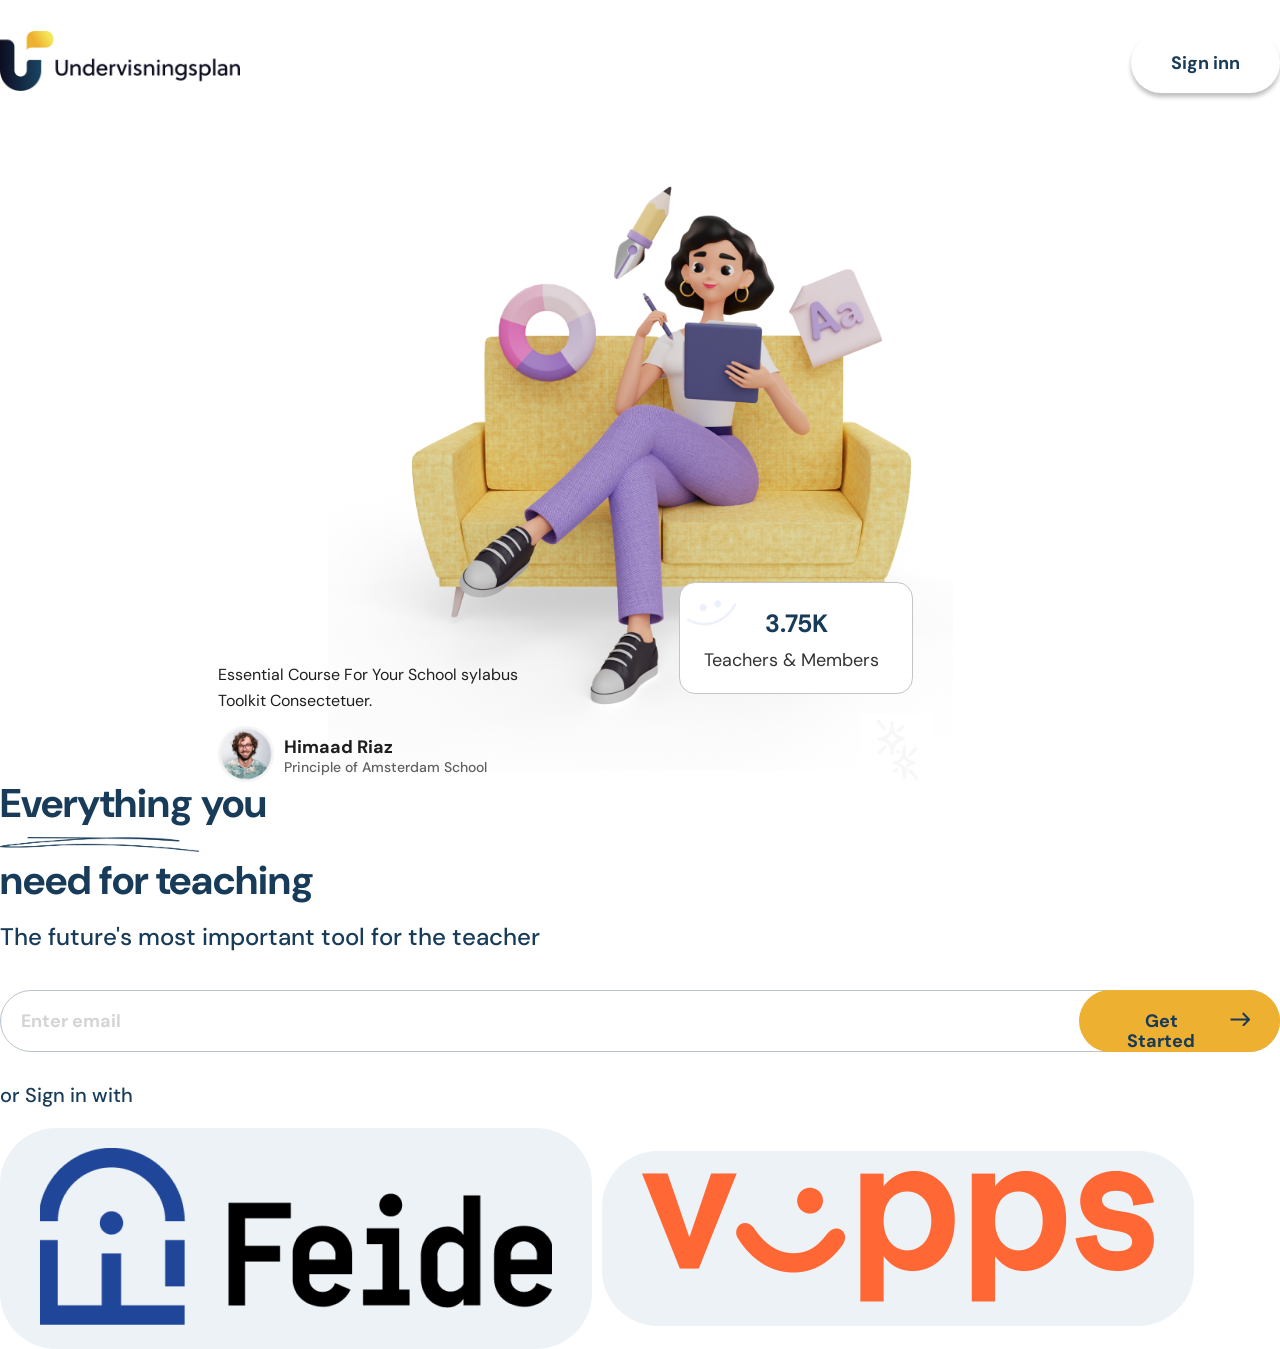
<file: index.html>
<!DOCTYPE html>
<html>
    <head>
        <meta charset="utf-8">
        <meta http-equiv="X-UA-Compatible" content="IE=edge">
        <title>Undervisioning</title>
        <meta name="description" content="">
        <meta name="viewport" content="width=device-width, initial-scale=1">
        <link rel="stylesheet" href="assets/css/style.css">
        <link rel="icon" href="assets/images/Group.png">
    </head>
    <body>
        <header class="header">
            <div class="header-logo">
                <img src="assets/images/header_logo.png" alt="signin"/>
            </div>
            <div class="sign-in">
                <button>
                    Sign inn
                </button>
            </div>
        </header>
        <div class="container">             
            <div class="container-img">
                <img src="assets/images/7450330.png" alt="7450330">
                <div class="card-container">
                    <div class="card">
                        <div class="essential-course">
                            Essential Course For Your School sylabus Toolkit Consectetuer.
                        </div>
                        <div class="principle-avatar">
                            <div class="card-avatar-img">
                                <img src="assets/images/Ellipse_3.png" alt="avatar">
                            </div>
                            <div class="card-avatar">
                                <p>
                                    Himaad Riaz
                                </p>
                                <p>
                                    Principle of Amsterdam School
                                </p>
                            </div>
                        </div>
                        <div class="sketch-animation-img">
                            <img src="assets/images/Sketch-annotation.jpg" alt="sketch">
                        </div>
                    </div>
                    <div class="followers-card">
                        <div class="misc-img">
                            <img src="assets/images/Misc_04.png" alt="Misc">
                        </div>
                        <div class="followers">                        
                            <div class="followers-count">
                                3.75K
                            </div>
                            <div class="teachers-members">
                                Teachers & Members
                            </div>
                        </div>
                    </div>
                </div>
            </div>
            <!-- Everything div Section -->
            <div class="everything-div">
                <div>
                    <p class="everything-text">
                        Everything
                        <span class="everything-text">
                            you
                        </span>
                    </p>
                    <div class="vector-div">
                        <img src="assets/images/Vector.png" alt="vector" class="vector"/>
                    </div>
                    <p class="everything-text">
                        need for teaching
                    </p>
                    <div class="future-text">
                        The future's most important tool for the teacher
                    </div>
                </div>
                <div class="get-started">
                    <input type="email" placeholder="Enter email" name="email" autocomplete="email"/>
                    <button>
                        <p>
                            Get Started
                        </p>
                        <span>
                            <img src="assets/images/arrow.png" alt="arrow"/>
                        </span>
                    </button>
                </div>
                <div class="sign-in-with-div">
                    or Sign in with
                </div>
                <div class="support-img">
                    <div class="image3-div">
                        <img src="assets/images/image 3.png" alt="image3"/>
                    </div>
                    <div class="image4-div">
                        <img src="assets/images/image 4.png" alt="image4"/>
                    </div>
                </div>
            </div>
        </div>
    </body>
</html>
</file>
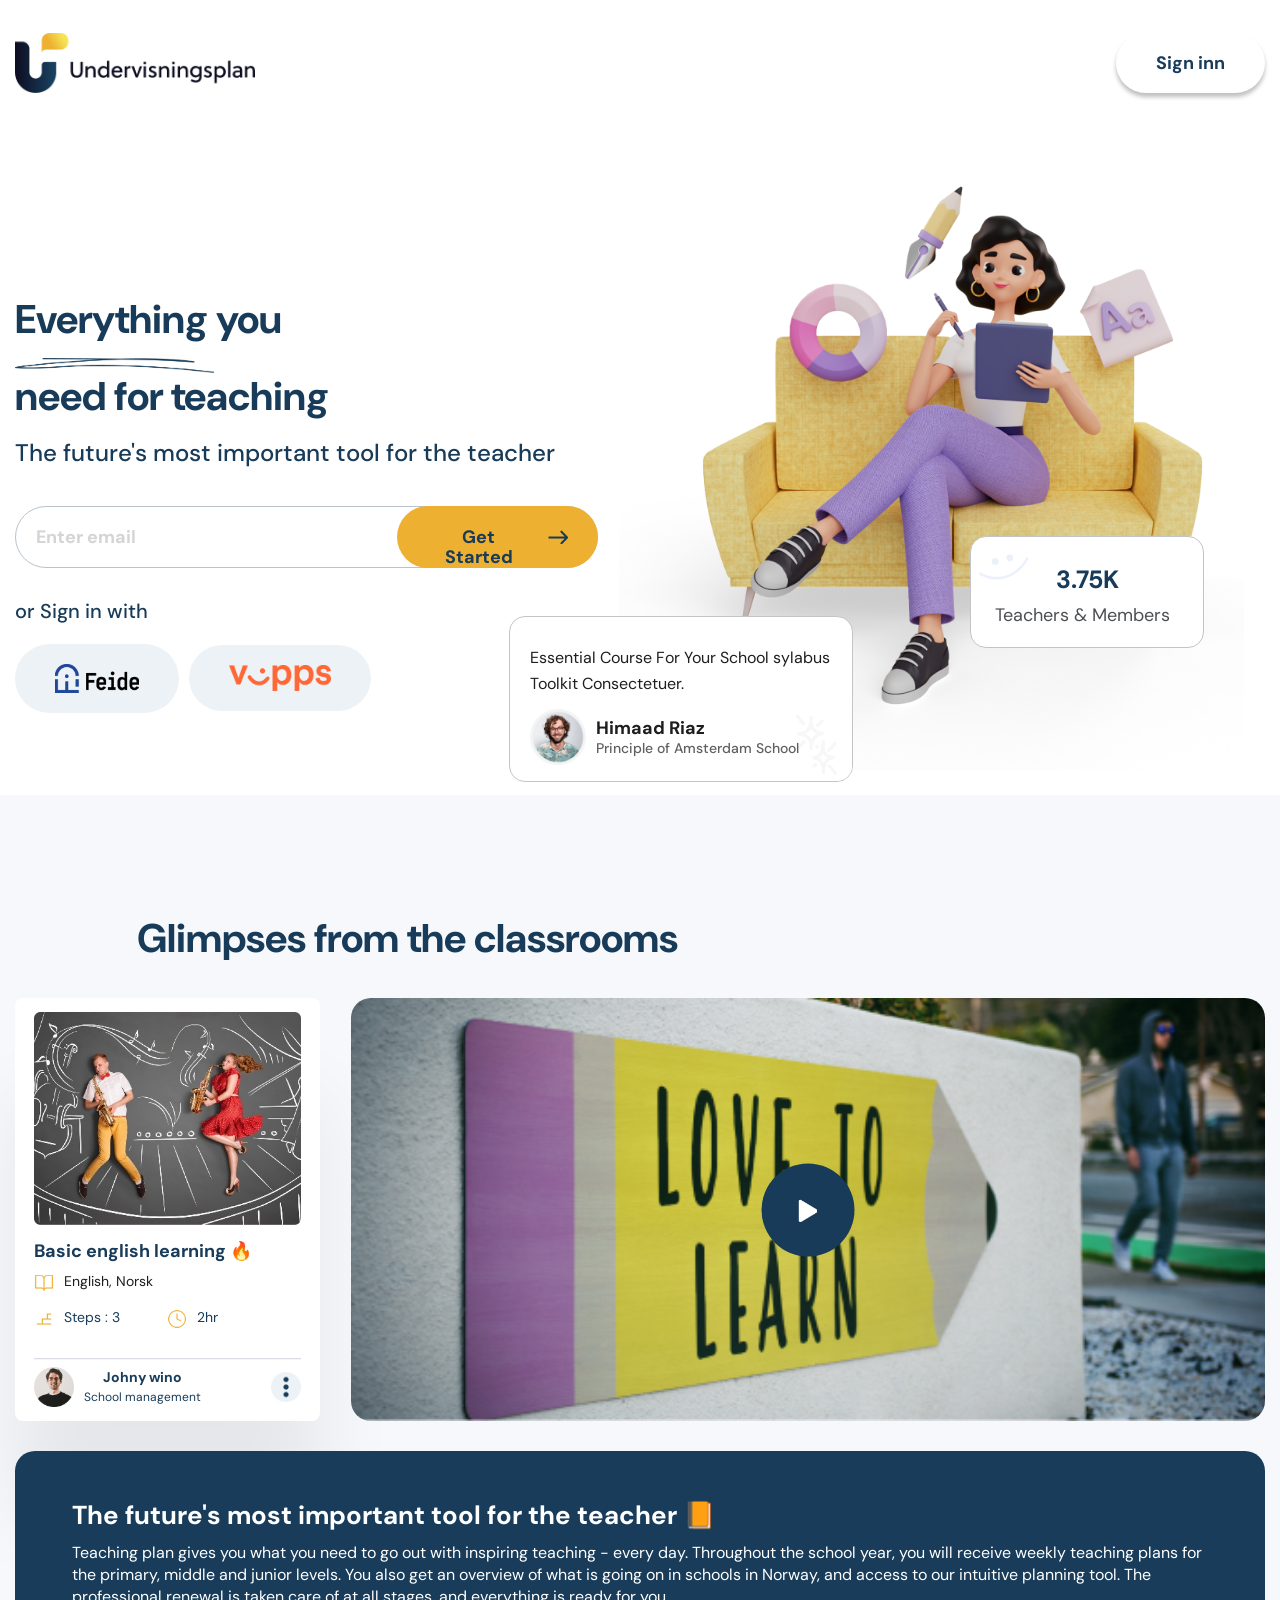
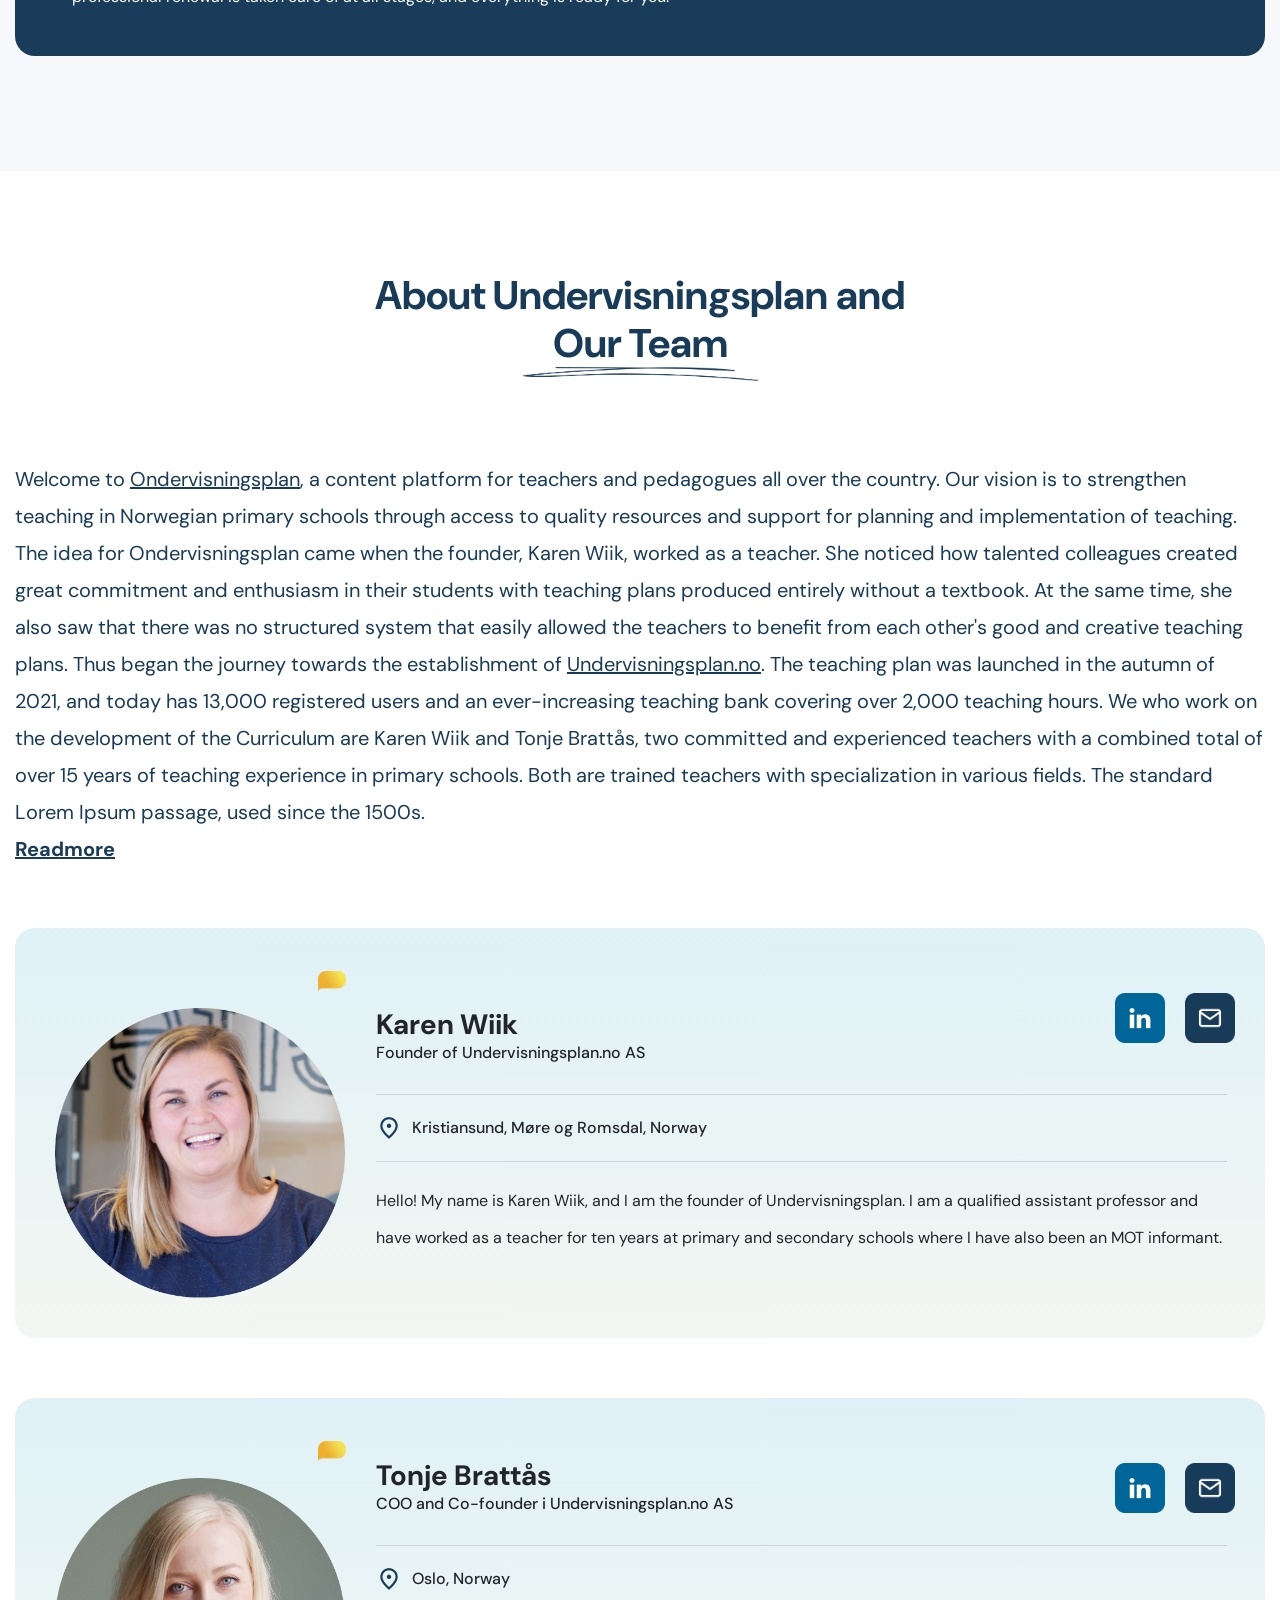
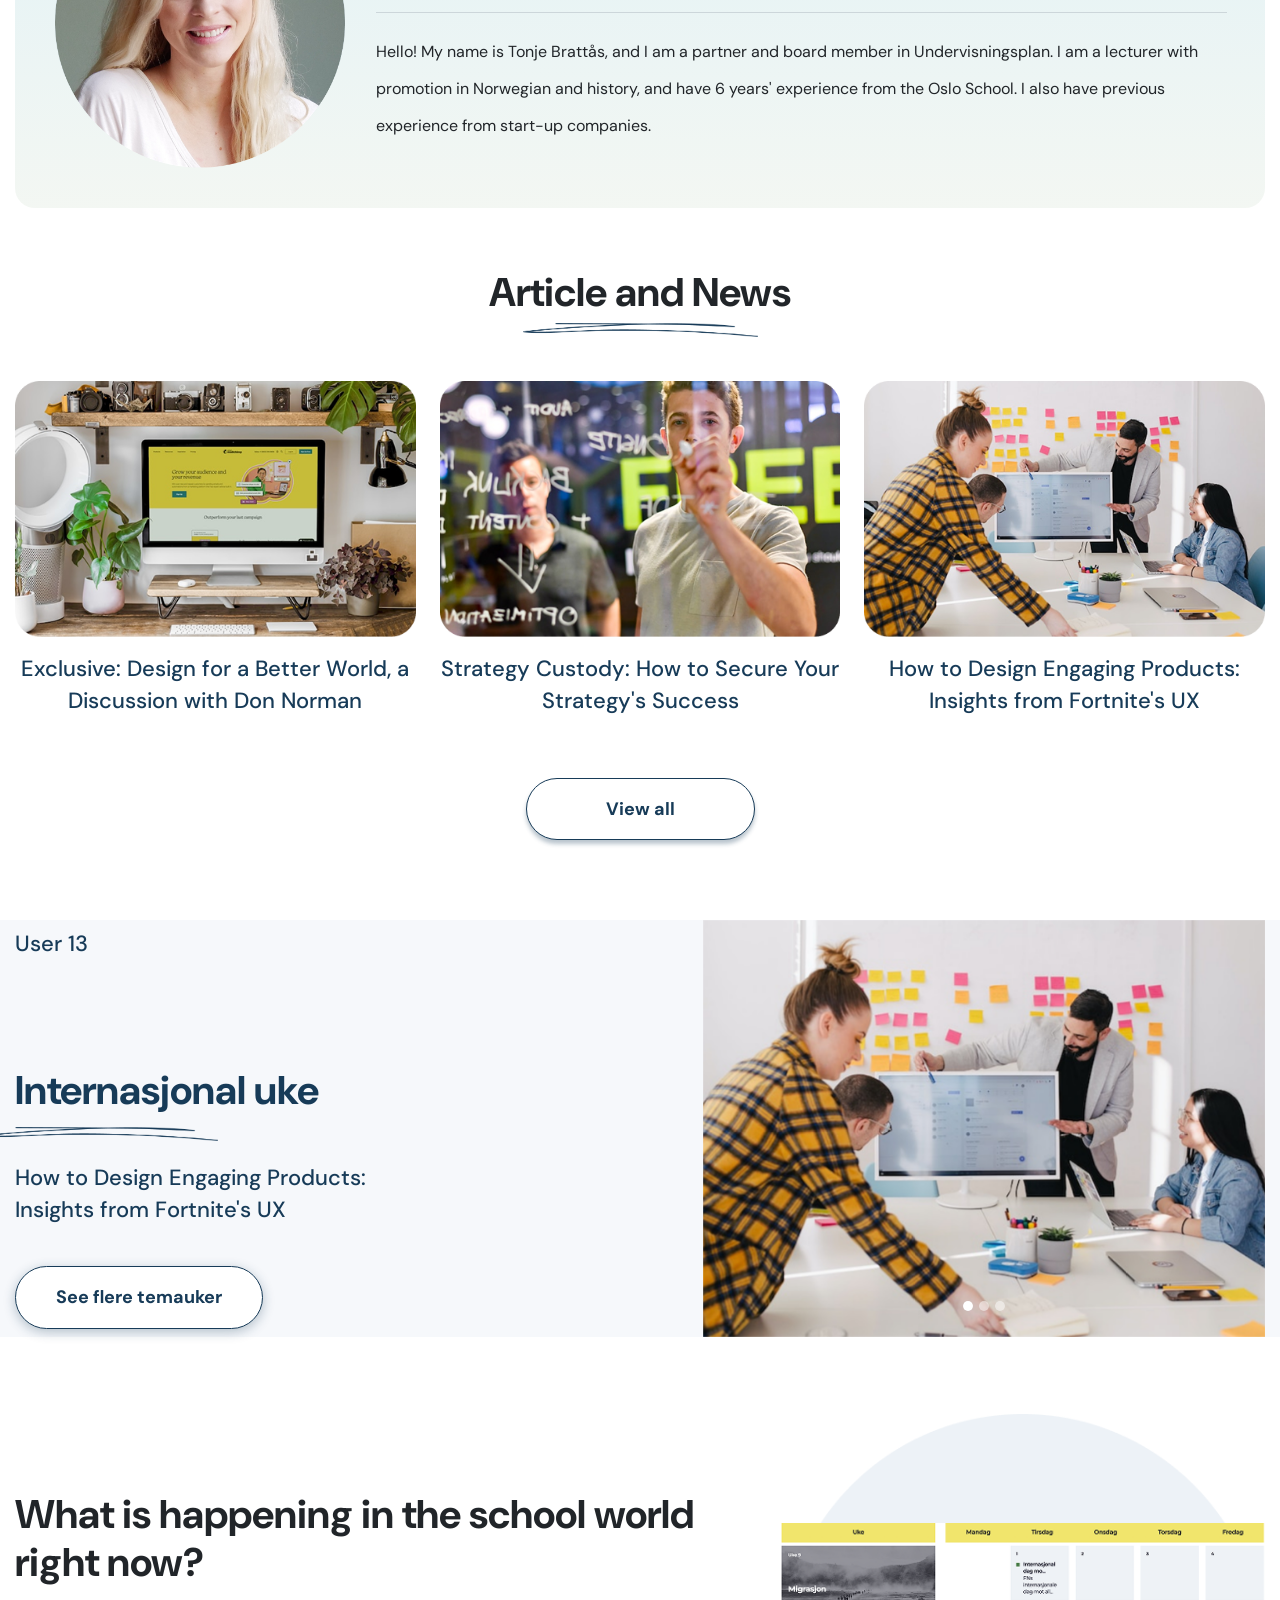
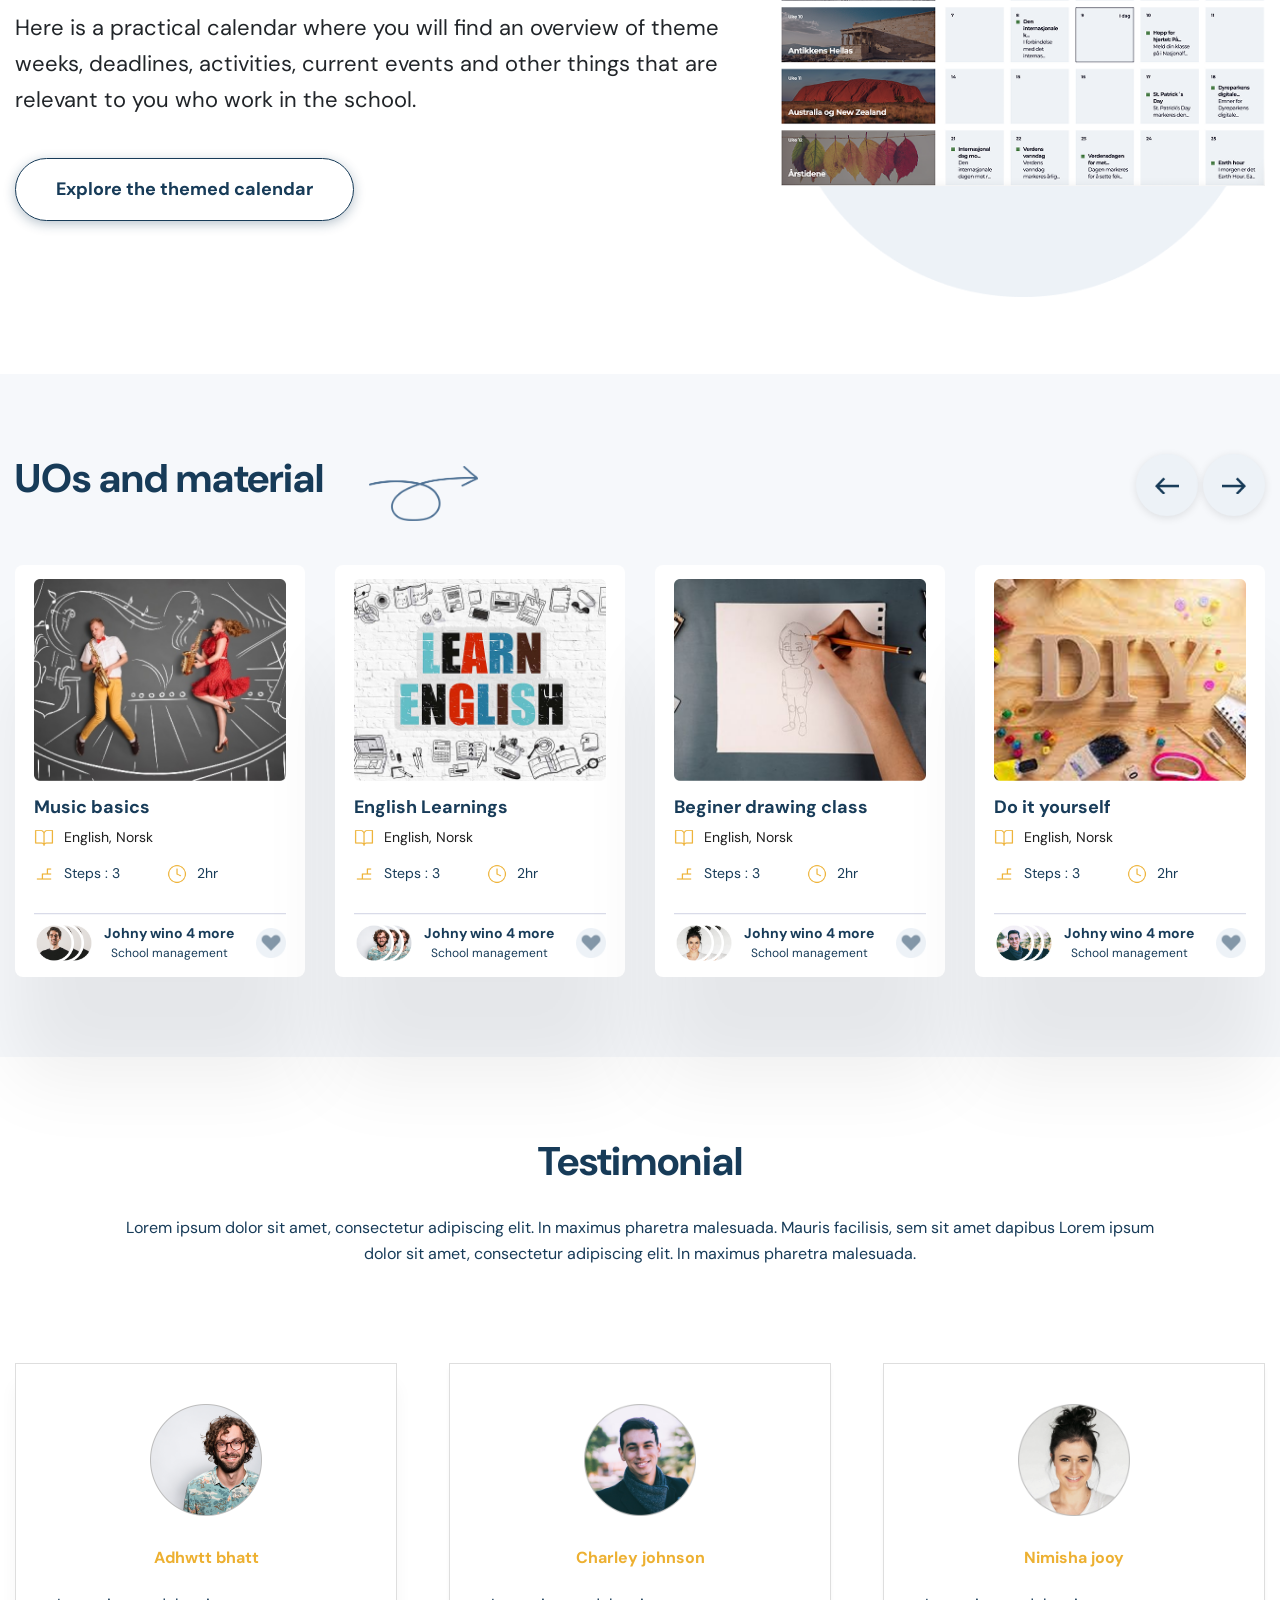
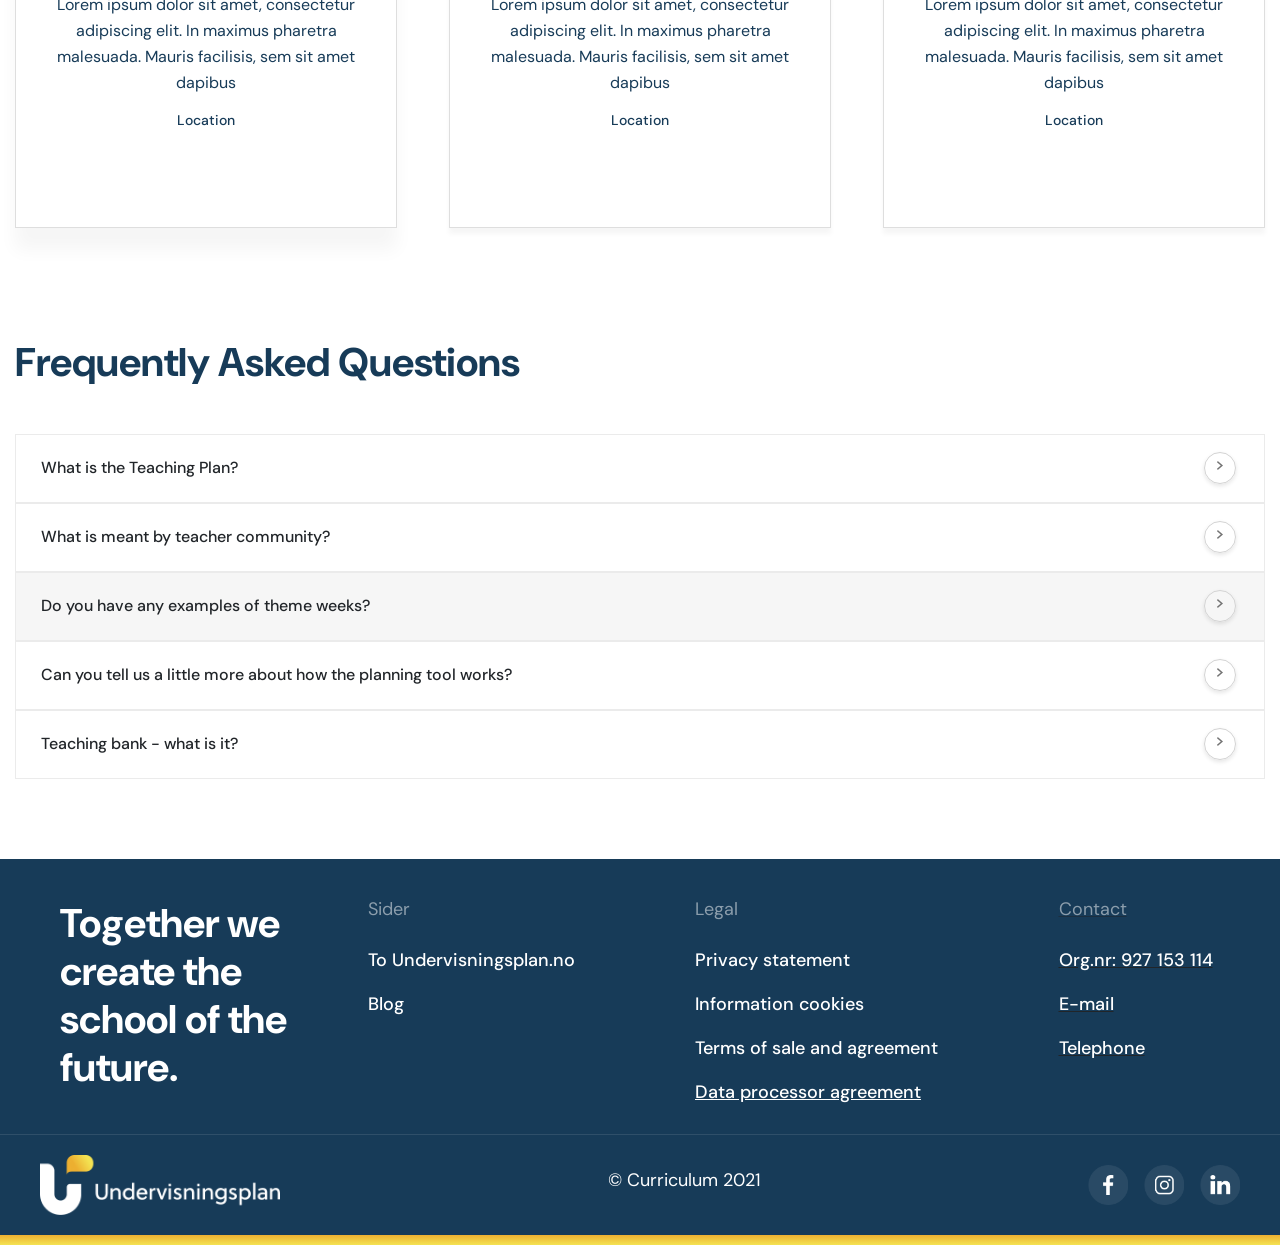
<file: html/index.html>
<!DOCTYPE html>
<html>
    <head>
        <meta charset="utf-8">
        <meta http-equiv="X-UA-Compatible" content="IE=edge">
        <title>Undervisioning</title>
        <meta name="description" content="">
        <meta name="viewport" content="width=device-width, initial-scale=1">
        <link rel="icon" href="../assets/images/Group.png">
        <link href="https://cdn.jsdelivr.net/npm/bootstrap@5.3.3/dist/css/bootstrap.min.css" rel="stylesheet" />
        <link rel="stylesheet" href="../assets/css/style.css">
        <!-- <link rel="preload" href="../assets/fonts/DMSans-9ptRegular.woff2" as="font" type="font/woff2" crossorigin> -->
    </head>
    <body>
        <!-- Everything Section -->
        
        <div class="common-section">
            <div class="undervisning-container">
                <div class="everything-content">
                    <div class="header-section">
                        <header class="header">
                            <div class="header-logo">
                                <img src="../assets/images/header_logo.png" alt="signin"/>
                            </div>
                            <div class="sign-in">
                                <button>
                                    Sign inn
                                </button>
                            </div>
                        </header>
                    </div>
                    <div class="everything-section">             
                        <div class="container-img">
                            <img src="../assets/images/7450330.png" alt="7450330">
                            <div class="card-container">
                                <div class="essential-card">
                                    <div class="essential-course">
                                        Essential Course For Your School sylabus Toolkit Consectetuer.
                                    </div>
                                    <div class="principle-avatar">
                                        <div class="card-avatar-img">
                                            <img src="../assets/images/Ellipse_3.png" alt="avatar">
                                        </div>
                                        <div class="card-avatar">
                                            <p>
                                                Himaad Riaz
                                            </p>
                                            <p>
                                                Principle of Amsterdam School
                                            </p>
                                        </div>
                                    </div>
                                    <div class="sketch-animation-img">
                                        <img src="../assets/images/Sketch-annotation.jpg" alt="sketch">
                                    </div>
                                </div>
                                <div class="followers-card">
                                    <div class="misc-img">
                                        <img src="../assets/images/Misc_04.png" alt="Misc">
                                    </div>
                                    <div class="followers">                        
                                        <div class="followers-count">
                                            3.75K
                                        </div>
                                        <div class="teachers-members">
                                            Teachers & Members
                                        </div>
                                    </div>
                                </div>
                            </div>
                        </div>
            
                        <div class="everything-div">
                            <p class="everything-text">
                                Everything
                                <span class="everything-text">
                                    you
                                </span>
                            </p>
                            <div class="vector-div">
                                <img src="../assets/images/Vector.png" alt="vector" class="vector"/>
                            </div>
                            <p class="everything-text">
                                need for teaching
                            </p>
                            <div class="future-text">
                                The future's most important tool for the teacher
                            </div>
                            <div class="get-started">
                                <input type="email" placeholder="Enter email" name="email" autocomplete="email"/>
                                <button>
                                    <p>
                                        Get Started
                                    </p>
                                    <span>
                                        <img src="../assets/images/arrow.png" alt="arrow"/>
                                    </span>
                                </button>
                            </div>
                            <div class="sign-in-with-div">
                                or Sign in with
                            </div>
                            <div class="support-img">
                                <div class="image3-div">
                                    <div class="image3-img">
                                        <img src="../assets/images/image_3.png" alt="image3"/>
                                    </div>
                                </div>
                                <div class="image4-div">
                                    <div class="image4-img">
                                        <img src="../assets/images/image_4.png" alt="image4"/>
                                    </div>
                                </div>
                            </div>
                        </div>
                    </div>
                </div>
            </div>
        </div>

        <!-- Glimpses Section -->

        <div class="common-section alternate">
            <div class="undervisning-container">
                <div class="glimpses-content">                    
                    <div class="glimpses">
                        Glimpses from the classrooms
                    </div>
                    <div class="glimpses-container">
                        <div class="basic-english-card">
                            <div class="music-language-img">
                                <img src="../assets/images/Rectangle 4371.png" alt="">
                            </div>
                            <div class="basic-english-text">
                                Basic english learning 🔥
                                <div class="subject-div">
                                    <div class="book-img">  
                                        <img src="../assets/images/book-open_1.png" alt="">
                                    </div>
                                        English, Norsk
                                </div>
                                <div class="steps-clock-div">
                                    <div class="steps-div">
                                        <div class="steps-img">
                                            <img src="../assets/images/bar-chart_1.png" alt="">
                                        </div>
                                        Steps : 3
                                    </div>
                                    <div class="clock-div">
                                        <div class="clock-img"> 
                                            <img src="../assets/images/clock_1.png" alt="clock">
                                        </div>
                                        2hr
                                    </div>
                                </div>
                                <div class="line-img">
                                    <img src="../assets/images/Line_137.png" alt="line">
                                </div>
                                <div class="avatar-div">
                                    <div class="avatar">                                    
                                        <div class="avatar-img">
                                            <img src="../assets/images/Ellipse_439.png" alt="ellipse">
                                        </div>
                                        <div class="avatar-name">
                                            <div class="name">
                                                Johny wino
                                            </div>
                                            <div class="school-management">
                                                School management
                                            </div>
                                        </div>
                                    </div>
                                    <div class="three-dot-img">
                                        <img src="../assets/images/three_dots.png" alt="three_dots">
                                    </div>
                                </div>
                            </div>
                        </div>
                        <div class="unsplash-div">
                            <div class="unsplash-img">
                                <img src="../assets/images/unsplash_Ju9DbmVFcAo.png" alt="">
                                <div class="play-btn-img">
                                    <div class="play-icon-img">
                                        <img src="../assets/images/play-uicon.png" alt="play-icon">
                                    </div>
                                </div>
                            </div>
                        </div>
                        <div class="teacher-tool-div">
                            <div class="teacher-tool-text">
                                The future's most important tool for the teacher 📙
                            </div>
                            <div class="teacher-tool-description">
                                Teaching plan gives you what you need to go out with inspiring teaching - every day. Throughout the school year, you will receive weekly teaching plans for the primary, middle and junior levels. You also get an overview of what is going on in schools in Norway, and access to our intuitive planning tool. The professional renewal is taken care of at all stages, and everything is ready for you.
                            </div>
                        </div>
                    </div>
                </div>
            </div>
        </div>

        <!-- About Section -->
        <div class="common-section">
            <div class="undervisning-container">
                <div class="about-section-content">
                    <div class="about-header">
                        <h1 class="about-header-text">
                            About Undervisningsplan and Our Team
                        </h1>
                        <div class="about-header-underline-img">
                            <img src="../assets/images/Vector.png" alt="">
                        </div>
                    </div>
                    <div>
                        <a id="readmore"></a>
                        <div class="about-description">
                            Welcome to <a href="#">Ondervisningsplan</a>, a content platform for teachers and pedagogues all over the country. Our vision is to strengthen teaching in Norwegian primary schools through access to quality resources and support for planning and implementation of teaching.
                            The idea for Ondervisningsplan came when the founder, Karen Wiik, worked as a teacher. She noticed how talented colleagues created great commitment and enthusiasm in their students with teaching plans produced entirely without a textbook. At the same time, she also saw that there was no structured system that easily allowed the teachers to benefit from each other's good and creative teaching plans. Thus began the journey towards the establishment of <a href="#">Undervisningsplan.no</a>.
                            The teaching plan was launched in the autumn of 2021, and today has 13,000 registered users and an ever-increasing teaching bank covering over 2,000 teaching hours. We who work on the development of the Curriculum are Karen Wiik and Tonje Brattås, two committed and experienced teachers with a combined total of over 15 years of teaching experience in primary schools. Both are trained teachers with specialization in various fields.
                            The standard Lorem Ipsum passage, used since the 1500s.
                        </div>
                        <div class="about-description extra">
                            Lorem ipsum dolor sit amet, consectetur adipiscing elit, sed do eiusmod tempor incididunt ut labore et dolore magna aliqua. Ut enim ad minim veniam, quis nostrud exercitation ullamco laboris nisi ut aliquip ex ea commodo consequat. Duis aute irure dolor in reprehenderit in voluptate velit esse cillum dolore eu fugiat nulla pariatur. Excepteur sint occaecat cupidatat non proident, sunt in culpa qui officia deserunt mollit anim id est laborum."
        
                            Section 1.10.32 of "de Finibus Bonorum et Malorum", written by Cicero in 45 BC
                            "Sed ut perspiciatis unde omnis iste natus error sit voluptatem accusantium doloremque laudantium, totam rem aperiam, eaque ipsa quae ab illo inventore veritatis et quasi architecto beatae vitae dicta sunt explicabo. Nemo enim ipsam voluptatem quia voluptas sit aspernatur aut odit aut fugit, sed quia consequuntur magni dolores eos qui ratione voluptatem sequi nesciunt. Neque porro quisquam est, qui dolorem ipsum quia dolor sit amet, consectetur, adipisci velit, sed quia non numquam eius modi tempora incidunt ut labore et dolore magnam aliquam quaerat voluptatem. Ut enim ad minima veniam, quis nostrum exercitationem ullam corporis suscipit laboriosam, nisi ut aliquid ex ea commodi consequatur? Quis autem vel eum iure reprehenderit qui in ea voluptate velit esse quam nihil molestiae consequatur, vel illum qui dolorem eum fugiat quo voluptas nulla pariatur?"
        
                            1914 translation by H. Rackham
                            "But I must explain to you how all this mistaken idea of denouncing pleasure and praising pain was born and I will give you a complete account of the system, and expound the actual teachings of the great explorer of the truth, the master-builder of human happiness. No one rejects, dislikes, or avoids pleasure itself, because it is pleasure, but because those who do not know how to pursue pleasure rationally encounter consequences that are extremely painful. Nor again is there anyone who loves or pursues or desires to obtain pain of itself, because it is pain, but because occasionally circumstances occur in which toil and pain can procure him some great pleasure. To take a trivial example, which of us ever undertakes laborious physical exercise, except to obtain some advantage from it? But who has any right to find fault with a man who chooses to enjoy a pleasure that has no annoying consequences, or one who avoids a pain that produces no resultant pleasure?"
        
                            Section 1.10.33 of "de Finibus Bonorum et Malorum", written by Cicero in 45 BC
                            "At vero eos et accusamus et iusto odio dignissimos ducimus qui blanditiis praesentium voluptatum deleniti atque corrupti quos dolores et quas molestias excepturi sint occaecati cupiditate non provident, similique sunt in culpa qui officia deserunt mollitia animi, id est laborum et dolorum fuga. Et harum quidem rerum facilis est et expedita distinctio. Nam libero tempore, cum soluta nobis est eligendi optio cumque nihil impedit quo minus id quod maxime placeat facere possimus, omnis voluptas assumenda est, omnis dolor repellendus. Temporibus autem quibusdam et aut officiis debitis aut rerum necessitatibus saepe eveniet ut et voluptates repudiandae sint et molestiae non recusandae. Itaque earum rerum hic tenetur a sapiente delectus, ut aut reiciendis voluptatibus maiores alias consequatur aut perferendis doloribus asperiores repellat."
        
                            1914 translation by H. Rackham
                            "On the other hand, we denounce with righteous indignation and dislike men who are so beguiled and demoralized by the charms of pleasure of the moment, so blinded by desire, that they cannot foresee the pain and trouble that are bound to ensue; and equal blame belongs to those who fail in their duty through weakness of will, which is the same as saying through shrinking from toil and pain. These cases are perfectly simple and easy to distinguish. In a free hour, when our power of choice is untrammelled and when nothing prevents our being able to do what we like best, every pleasure is to be welcomed and every pain avoided. But in certain circumstances and owing to the claims of duty or the obligations of business it will frequently occur that pleasures have to be repudiated and annoyances accepted. The wise man therefore always holds in these matters to this principle of selection: he rejects pleasures to secure other greater pleasures, or else he endures pains to avoid worse pains.
                        </div>  
                        <a href="#readmore" class="readmore-link">Readmore</a>
                        <a href="#" class="readless-link">Readless</a>
                    </div>
                    <div class="founder-div">
                        <div class="founder-img-section">
                            <div class="corner-img">
                                <img src="../assets/images/Group_2.png" alt="corner">
                            </div>
                            <div class="founder-img">
                                <img src="../assets/images/Rectangle 4363.png" alt="founder">
                            </div>
                        </div>
                        <div class="founder-content">
                            <div class="founder-info-section">
                                <div class="founder-name">
                                    Karen Wiik
                                </div>
                                <div class="founder-designation">
                                    Founder of Undervisningsplan.no AS
                                </div>
                            </div>
                            <div class="social-media">
                                <div class="linkdin-media-img">
                                    <img src="../assets/images/Linkedin.png" alt="linkdin">
                                </div>
                                <div class="linkdin-media-img">
                                    <img src="../assets/images/mail.png" alt="mail">
                                </div>
                            </div>
                            <div class="founder-line-img">
                            </div>
                            <div class="founder-location-div">
                                <div class="founder-location-img">
                                    <img src="../assets/images/place_black_36dp 1.png" alt="place">
                                </div>
                                <div class="founder-location-text">
                                    Kristiansund, Møre og Romsdal, Norway
                                </div>
                            </div>
                            <div class="founder-line-img">
                            </div>
                            <div class="founder-description">
                                Hello! My name is Karen Wiik, and I am the founder of Undervisningsplan. I am a qualified assistant professor and have worked as a teacher for ten years at primary and secondary schools where I have also been an MOT informant.
                            </div>
                        </div>
                    </div>
                    <div class="founder-div">
                        <div class="founder-img-section">
                            <div class="corner-img">
                                <img src="../assets/images/Group_2.png" alt="corner">
                            </div>
                            <div class="founder-img">
                                <img src="../assets/images/Rectangle _4363_1.png" alt="founder">
                            </div>
                        </div>
                        <div class="founder-content">
                            <div class="founder-info-section">
                                <div class="founder-name">
                                    Tonje Brattås
                                </div>
                                <div class="founder-designation">
                                    COO and Co-founder i Undervisningsplan.no AS
                                </div>
                            </div>
                            <div class="social-media">
                                <div class="linkdin-media-img">
                                    <img src="../assets/images/Linkedin.png" alt="linkdin">
                                </div>
                                <div class="linkdin-media-img">
                                    <img src="../assets/images/mail.png" alt="mail">
                                </div>
                            </div>
                            <div class="founder-line-img">
                            </div>
                            <div class="founder-location-div">
                                <div class="founder-location-img">
                                    <img src="../assets/images/place_black_36dp 1.png" alt="place">
                                </div>
                                <div class="founder-location-text">
                                    Oslo, Norway
                                </div>
                            </div>
                            <div class="founder-line-img">
                            </div>
                            <div class="founder-description">
                                Hello! My name is Tonje Brattås, and I am a partner and board member in Undervisningsplan. I am a lecturer with promotion in Norwegian and history, and have 6 years' experience from the Oslo School. I also have previous experience from start-up companies.
                            </div>
                        </div>
                    </div>
                </div>
            </div>
        </div>

        <!-- Article and News Section -->
        <div class="common-section">
            <div class="undervisning-container">
                <div class="article-news-container">
                    <div class="article-news-header">
                        <div class="article-content">
                            <p class="article-content-text">    
                                Article and News
                            </p>
                            <div class="article-content-img">
                                <img src="../assets/images/Vector.png" alt="vector">
                            </div>
                        </div>
                    </div>
                    <div class="article-middle-section">
                        <div class="article-exclusive-design">
                            <div class="article-middle-section-img">
                                <img src="../assets/images/Rectangle 22.png" alt="exclusive">
                            </div>
                            <div class="article-middle-section-text">
                                Exclusive: Design for a Better World, a Discussion with Don Norman
                            </div>
                        </div>
                        <div class="article-exclusive-design">
                            <div class="article-middle-section-img">
                                <img src="../assets/images/Rectangle_22_1.png" alt="exclusive">
                            </div>
                            <div class="article-middle-section-text">
                                Strategy Custody: How to Secure Your Strategy's Success
                            </div>
                        </div>
                        <div class="article-exclusive-design">
                            <div class="article-middle-section-img">
                                <img src="../assets/images/Rectangle_22_2.png" alt="exclusive">
                            </div>
                            <div class="article-middle-section-text">
                                How to Design Engaging Products: Insights from Fortnite's UX
                            </div>
                        </div>
                    </div>
                    <div class="article-news-footer">
                        <button class="article-view-all-btn">
                            View all
                        </button>
                    </div>
                </div>
            </div>
        </div>

        <!-- International Section -->
        <div class="common-section alternate">
            <div class="undervisning-container">
                <div class="international-content">
                    <div class="international-uke">
                        <div class="international-uke-user">
                            User 13
                        </div>
                        <div class="international-uke-content">
                            <h1 class="international-uke-text">
                                Internasjonal uke
                            </h1>
                            <div class="international-uke-img">
                                <img src="../assets/images/Vector.png" alt="vector">
                            </div>
                        </div>
                        <div class="international-uke-description">
                            How to Design Engaging Products: 
                            Insights from Fortnite's UX
                        </div>
                        <button class="international-view-all-btn">
                            See flere temauker
                        </button>
                    </div>
                    <div class="international-uke-side-img">
                        <div id="international-uke-carousel" class="carousel slide" data-bs-ride="carousel">
                            <div class="carousel-indicators">
                                <button type="button" data-bs-target="#international-uke-carousel" data-bs-slide-to="0" class="active"></button>
                                <button type="button" data-bs-target="#international-uke-carousel" data-bs-slide-to="1"></button>
                                <button type="button" data-bs-target="#international-uke-carousel" data-bs-slide-to="2"></button>
                            </div>
                            <div class="carousel-inner">
                                <div class="carousel-item active">
                                    <img src="../assets/images/Rectangle_23.png" alt="international-uke-img">
                                </div>
                                <div class="carousel-item">
                                    <img src="../assets/images/Rectangle_23.png" alt="international-uke-img">
                                </div>
                                <div class="carousel-item">
                                    <img src="../assets/images/Rectangle_23.png" alt="international-uke-img">
                                </div>
                            </div>
                        </div>
                    </div>
                </div>
            </div>
        </div>

        <!-- Whats Happening In School Section -->
        <div class="common-section">
            <div class="undervisning-container">
                <div class="whats-happening-container">
                    <div class="whats-happening-left-content">
                        <h1>
                            What is happening in the school world right now?
                        </h1>
                        <p>
                            Here is a practical calendar where you will find an overview of theme weeks, deadlines, activities, current events and other things that are relevant to you who work in the school.
                        </p>
                        <div>
                            <button>
                                Explore the themed calendar
                            </button>
                        </div>
                    </div>
                    <div class="whats-happening-right-content">
                    </div>
                </div>
            </div>
        </div>

        <!-- UOS And Material Section -->
        <div class="common-section alternate">
            <div class="undervisning-container">
                <div class="uos-and-material-content">
                    <div class="uos-and-material-container">
                        <div class="uos-and-material-left-content">
                            <h1 class="uos-and-material-heading">
                                UOs and material
                            </h1>                    
                            <div class="right-content-img">
                                <img src="../assets/images/Group_right.png" alt="right-content-img">
                            </div>
                        </div>
                        <div class="uos-carousel-btn-container">
                            <button class="carousel-control-prev uso-carousel-btn" type="button" data-bs-target="#uos-and-material-carousel" data-bs-slide="prev">
                                <div class="uso-control-prev-icon" aria-hidden="true">
                                    <img src="../assets//images/right_arrow.png" alt="left-arrow">
                                </div>
                                <span class="visually-hidden">Previous</span>
                            </button>
                            <button class="carousel-control-next uso-carousel-btn" type="button" data-bs-target="#uos-and-material-carousel" data-bs-slide="next">
                                <span class="uso-control-next-icon" aria-hidden="true">
                                    <img src="../assets//images/left_arrow.png" alt="left-arrow">
                                </span>
                                <span class="visually-hidden">Next</span>
                              </button>
                        </div>
                    </div>
        
                    <div class="uos-carousel">
                        <div class="basic-english-card one">
                            <div class="music-language-img">
                                <img src="../assets/images/Rectangle 4371.png" alt="">
                            </div>
                            <div class="basic-english-text">
                                Music basics
                                <div class="subject-div">
                                    <div class="book-img">  
                                        <img src="../assets/images/book-open_1.png" alt="">
                                    </div>
                                        English, Norsk
                                </div>
                                <div class="steps-clock-div">
                                    <div class="steps-div">
                                        <div class="steps-img">
                                            <img src="../assets/images/bar-chart_1.png" alt="">
                                        </div>
                                        Steps : 3
                                    </div>
                                    <div class="clock-div">
                                        <div class="clock-img"> 
                                            <img src="../assets/images/clock_1.png" alt="clock">
                                        </div>
                                        2hr
                                    </div>
                                </div>
                                <div class="line-img">
                                    <img src="../assets/images/Line_137.png" alt="line">
                                </div>
                                <div class="avatar-div uos-avatar">
                                    <div class="avatar">
                                                                            
                                        <div class="uos-avatar-img">
                                            <img class="uos-avata1" src="../assets/images/1st_img.png" alt="ellipse">
                                            <img class="uos-avata2" src="../assets/images/1st_img.png" alt="ellipse">
                                            <img class="uos-avata3" src="../assets/images/1st_img.png" alt="ellipse">
                                        </div>
                                        <div class="avatar-name">
                                            <div class="name">
                                                Johny wino 4 more
                                            </div>
                                            <div class="school-management">
                                                School management
                                            </div>
                                        </div>
                                    </div>
                                    <div class="three-dot-img">
                                        <img src="../assets/images/Group 37416.png" alt="three_dots">
                                    </div>
                                </div>
                            </div>
                        </div>
                        <div class="basic-english-card two">
                            <div class="music-language-img">
                                <img src="../assets/images/learn_english.png" alt="">
                            </div>
                            <div class="basic-english-text">
                                English Learnings
                                <div class="subject-div">
                                    <div class="book-img">  
                                        <img src="../assets/images/book-open_1.png" alt="">
                                    </div>
                                        English, Norsk
                                </div>
                                <div class="steps-clock-div">
                                    <div class="steps-div">
                                        <div class="steps-img">
                                            <img src="../assets/images/bar-chart_1.png" alt="">
                                        </div>
                                        Steps : 3
                                    </div>
                                    <div class="clock-div">
                                        <div class="clock-img"> 
                                            <img src="../assets/images/clock_1.png" alt="clock">
                                        </div>
                                        2hr
                                    </div>
                                </div>
                                <div class="line-img">
                                    <img src="../assets/images/Line_137.png" alt="line">
                                </div>
                                <div class="avatar-div uos-avatar">
                                    <div class="avatar">
                                        <div class="uos-avatar-img">
                                            <img class="uos-avata1" src="../assets/images/2nd_img.png" alt="ellipse">
                                            <img class="uos-avata2" src="../assets/images/2nd_img.png" alt="ellipse">
                                            <img class="uos-avata3" src="../assets/images/2nd_img.png" alt="ellipse">
                                        </div>
                                        <div class="avatar-name">
                                            <div class="name">
                                                Johny wino 4 more
                                            </div>
                                            <div class="school-management">
                                                School management
                                            </div>
                                        </div>
                                    </div>
                                    <div class="three-dot-img">
                                        <img src="../assets/images/Group 37416.png" alt="three_dots">
                                    </div>
                                </div>
                            </div>
                        </div>
                        <div class="basic-english-card three">
                            <div class="music-language-img">
                                <img src="../assets/images/cartoon.png" alt="">
                            </div>
                            <div class="basic-english-text">
                                Beginer drawing class
                                <div class="subject-div">
                                    <div class="book-img">  
                                        <img src="../assets/images/book-open_1.png" alt="">
                                    </div>
                                        English, Norsk
                                </div>
                                <div class="steps-clock-div">
                                    <div class="steps-div">
                                        <div class="steps-img">
                                            <img src="../assets/images/bar-chart_1.png" alt="">
                                        </div>
                                        Steps : 3
                                    </div>
                                    <div class="clock-div">
                                        <div class="clock-img"> 
                                            <img src="../assets/images/clock_1.png" alt="clock">
                                        </div>
                                        2hr
                                    </div>
                                </div>
                                <div class="line-img">
                                    <img src="../assets/images/Line_137.png" alt="line">
                                </div>
                                <div class="avatar-div uos-avatar">
                                    <div class="avatar">
                                        <div class="uos-avatar-img">
                                            <img class="uos-avata1" src="../assets/images/3rd_img.png" alt="ellipse">
                                            <img class="uos-avata2" src="../assets/images/3rd_img.png" alt="ellipse">
                                            <img class="uos-avata3" src="../assets/images/3rd_img.png" alt="ellipse">
                                        </div>
                                        <div class="avatar-name">
                                            <div class="name">
                                                Johny wino 4 more
                                            </div>
                                            <div class="school-management">
                                                School management
                                            </div>
                                        </div>
                                    </div>
                                    <div class="three-dot-img">
                                        <img src="../assets/images/Group 37416.png" alt="three_dots">
                                    </div>
                                </div>
                            </div>
                        </div>
                        <div class="basic-english-card four">
                            <div class="music-language-img">
                                <img src="../assets/images/diy.png" alt="">
                            </div>
                            <div class="basic-english-text">
                                Do it yourself
                                <div class="subject-div">
                                    <div class="book-img">  
                                        <img src="../assets/images/book-open_1.png" alt="">
                                    </div>
                                        English, Norsk
                                </div>
                                <div class="steps-clock-div">
                                    <div class="steps-div">
                                        <div class="steps-img">
                                            <img src="../assets/images/bar-chart_1.png" alt="">
                                        </div>
                                        Steps : 3
                                    </div>
                                    <div class="clock-div">
                                        <div class="clock-img"> 
                                            <img src="../assets/images/clock_1.png" alt="clock">
                                        </div>
                                        2hr
                                    </div>
                                </div>
                                <div class="line-img">
                                    <img src="../assets/images/Line_137.png" alt="line">
                                </div>
                                <div class="avatar-div uos-avatar">
                                    <div class="avatar">
                                        <div class="uos-avatar-img">
                                            <img class="uos-avata1" src="../assets/images/4th_img.png" alt="ellipse">
                                            <img class="uos-avata2" src="../assets/images/4th_img.png" alt="ellipse">
                                            <img class="uos-avata3" src="../assets/images/4th_img.png" alt="ellipse">
                                        </div>
                                        <div class="avatar-name">
                                            <div class="name">
                                                Johny wino 4 more
                                            </div>
                                            <div class="school-management">
                                                School management
                                            </div>
                                        </div>
                                    </div>
                                    <div class="three-dot-img">
                                        <img src="../assets/images/Group 37416.png" alt="three_dots">
                                    </div>
                                </div>
                            </div>
                        </div>
                    </div>
                </div>
            </div>
        </div>
        
        <!-- Testimonial -->
        <div class="common-section">
            <div class="undervisning-container">
                <div class="testimonial-content">
                    <div class="testimonial-header">
                        <h1 class="testimonial-header-text"> 
                            Testimonial
                        </h1>
                        <p class="testimonial-header-description">
                            Lorem ipsum dolor sit amet, consectetur adipiscing elit. In maximus pharetra malesuada. Mauris facilisis, sem sit amet dapibus Lorem ipsum dolor sit amet, consectetur adipiscing elit. In maximus pharetra malesuada.
                        </p>   
                    </div>
                    <div class="testimonial-body">
                        <div class="testimonial-body-card shaded">
                            <div class="testimonial-body-card-img">
                                <img src="../assets/images/cover.png" alt="cover">
                            </div>
                            <div class="testimonial-body-card-text">
                                <h1 class="testimonial-body-card-text-heading">
                                    Adhwtt bhatt
                                </h1>
                                <p class="testimonial-body-card-text-description">
                                    Lorem ipsum dolor sit amet, consectetur adipiscing elit. In maximus pharetra malesuada. Mauris facilisis, sem sit amet dapibus
                                </p>
                                <p class="testimonial-body-card-text-location"> 
                                    Location
                                </p>
                            </div>
                        </div>
                        <div class="testimonial-body-card">
                            <div class="testimonial-body-card-img">
                                <img src="../assets/images/cover_1.png" alt="cover">
                            </div>
                            <div class="testimonial-body-card-text">
                                <h1 class="testimonial-body-card-text-heading">
                                    Charley johnson
                                </h1>
                                <p class="testimonial-body-card-text-description">
                                    Lorem ipsum dolor sit amet, consectetur adipiscing elit. In maximus pharetra malesuada. Mauris facilisis, sem sit amet dapibus
                                </p>
                                <p class="testimonial-body-card-text-location"> 
                                    Location
                                </p>
                            </div>
                        </div>
                        <div class="testimonial-body-card">
                            <div class="testimonial-body-card-img">
                                <img src="../assets/images/cover_2.png" alt="cover">
                            </div>
                            <div class="testimonial-body-card-text">
                                <h1 class="testimonial-body-card-text-heading">
                                    Nimisha jooy
                                </h1>
                                <p class="testimonial-body-card-text-description">
                                    Lorem ipsum dolor sit amet, consectetur adipiscing elit. In maximus pharetra malesuada. Mauris facilisis, sem sit amet dapibus
                                </p>
                                <p class="testimonial-body-card-text-location"> 
                                    Location
                                </p>
                            </div>
                        </div>
                    </div>
                    <div class="testimonial-faq">
                            <h1 class="testimonial-faq-heading bold">
                                frequently asked questions
                            </h1>
                            <div class="faq-container">
                                <div class="faq-card">
                                    <div class="faq-card-question">
                                        What is the Teaching Plan?
                                    </div>
                                    <a class="faq-card-button">
                                        <div class="faq-card-button-img">
                                            <img src="../assets/images/dashicons_arrow-down-alt2.png" alt="arrow">
                                        </div>
                                    </a>
                                </div>
                                <div class="faq-card">
                                    <div class="faq-card-question">
                                        What is meant by teacher community?
                                    </div>
                                    <a class="faq-card-button">
                                        <div class="faq-card-button-img">
                                            <img src="../assets/images/dashicons_arrow-down-alt2.png" alt="arrow">
                                        </div>
                                    </a>
                                </div>
                                <div class="faq-expand">
                                    <div class="faq-card" id="answer3">                                        
                                        <div class="faq-card-question">
                                            Do you have any examples of theme weeks?
                                        </div>
                                        <a href="#answer3" class="faq-card-button">
                                            <div class="faq-card-button-img">
                                                <img src="../assets/images/dashicons_arrow-down-alt2.png" alt="arrow">
                                            </div>
                                        </a>
                                    </div>
                                    <div class="faq-card-answer">
                                        There are many exciting themes that are under production. At the junior level, there will be theme weeks about, among other things, Astrid Lindgren, bumblebees, dinosaurs and extinct animals, "My Godfather and I" and many other great themes.
                                        At intermediate level, many weeks are also ready - including Harry Potter, Roald Dahl, outer space, literature week and "Leaving traces".
                                        The youth level will have theme weeks such as "Creator Week", "Dystopia; When democracy fails", "Fantasy", "Election year 2021", "International week" and "My talent".
                                    </div>
                                </div>
                                <div class="faq-card">
                                    <div class="faq-card-question">
                                        Can you tell us a little more about how the planning tool works?
                                    </div>
                                    <a class="faq-card-button">
                                        <div class="faq-card-button-img">
                                            <img src="../assets/images/dashicons_arrow-down-alt2.png" alt="arrow">
                                        </div>
                                    </a>
                                </div>
                                <div class="faq-card">
                                    <div class="faq-card-question">
                                        Teaching bank - what is it?
                                    </div>
                                    <a class="faq-card-button">
                                        <div class="faq-card-button-img">
                                            <img src="../assets/images/dashicons_arrow-down-alt2.png" alt="arrow">
                                        </div>
                                    </a>
                                </div>
                            </div>

                    </div>
                </div>
            </div>
            <div class="footer-container">                
                <div class="testimonial-footer">
                    <div class="footer-top-container">
                        <h1 class="footer-left-text bold">
                            Together we create the school of the future.
                        </h1>
                        <div class="footer-right-text">
                            <div class="footer-sider">
                                <h2 class="footer-sider-text text-400">
                                    Sider
                                </h2>
                                <p class="footer-sider-description text-500">
                                    To Undervisningsplan.no
                                </p>
                                <p class="footer-sider-description text-500">
                                    Blog
                                </p>
                            </div>
                            <div class="footer-legal">
                                <h2 class="footer-sider-text text-400">
                                    Legal
                                </h2>
                                <div>
                                    <p class="footer-sider-description text-500">
                                        Privacy statement
                                    </p>
                                    <p class="footer-sider-description text-500">
                                        Information cookies
                                    </p>
                                    <p class="footer-sider-description text-500">
                                        Terms of sale and agreement
                                    </p>
                                    <a class="footer-sider-description text-500">
                                        Data processor agreement
                                    </a>
                                </div>
                            </div>
                            <div class="footer-contact">
                                <h2 class="footer-sider-text text-400">
                                    Contact
                                </h2>
                                <p class="footer-sider-description text-500">
                                    Org.nr: 927 153 114
                                </p>
                                <p class="footer-sider-description text-500">
                                    E-mail
                                </p>
                                <p class="footer-sider-description text-500">
                                    Telephone
                                </p>
                            </div>
                        </div>
                    </div>
                    <div class="footer-bottom-container">
                        <div class="footer-bottom-logo">
                            <img src="../assets/images/footer_logo.png" alt="logo">
                        </div>
                        <h2 class="footer-curriculum-text">
                            © Curriculum 2021
                        </h2>
                        <div class="footer-social-media">
                            <div class="footer-social-media-img">
                                <img src="../assets/images/facebook.png" alt="facebook">
                            </div>
                            <div class="footer-social-media-img">
                                <img src="../assets/images/instagram.png" alt="facebook">
                            </div>
                            <div class="footer-social-media-img">
                                <img src="../assets/images/linkdin.png" alt="facebook">
                            </div>
                        </div>
                    </div>
                    <div class="footer-gradient">
    
                    </div>
                </div>
            </div>
        </div>
        <!-- Bootstrap CDN -->
    <script src="https://cdn.jsdelivr.net/npm/bootstrap@5.3.3/dist/js/bootstrap.bundle.min.js"></script>
    </body> 
</html>
</file>
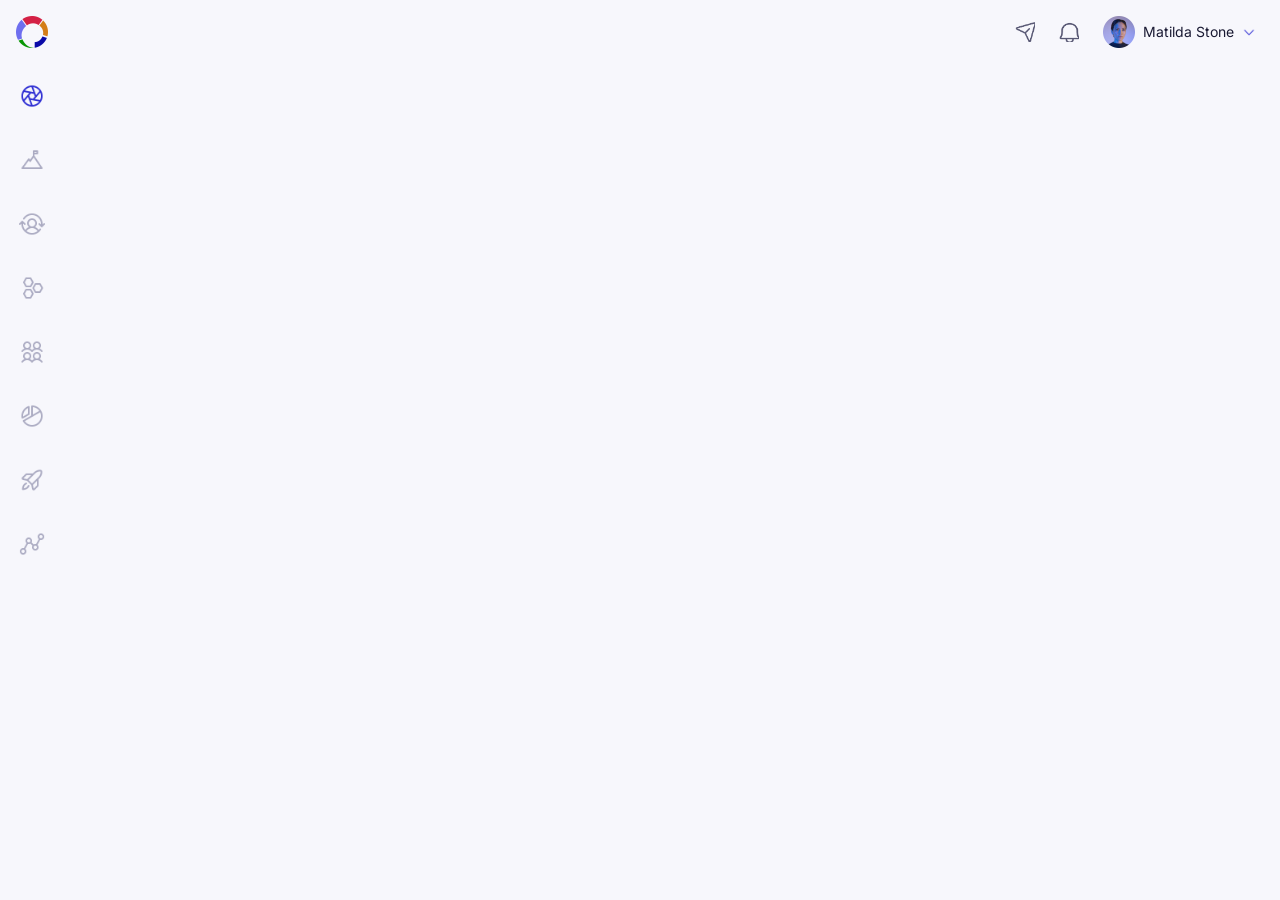
<file: html/radical_focus.html>
<!DOCTYPE html>
<html>
    <head>
        <meta charset="utf-8">
        <meta http-equiv="X-UA-Compatible" content="IE=edge">
        <title>Radical Focus</title>
        <meta name="description" content="">
        <meta name="viewport" content="width=device-width, initial-scale=1">
        <link rel="icon" href="../assets/images/radical_logo.png">
                <link rel="stylesheet" href="../assets/css/radical_focus.css">
    </head>
    <body>
        <div class="section">
            <div class="radical-container">
                <header class="header">
                    <div class="header-logo">
                        <div class="header-logo-img">
                            <img src="../assets/images/radical_logo.png" alt="">
                        </div>
                    </div>
                    <div class="header-navigation">
                        <div class="dm-icon">
                            <img src="../assets/images/dm.png" alt="dm">
                        </div>
                        <div class="notification-icon">
                            <img src="../assets/images/notify.png" alt="notification">
                        </div>
                        <div class="header-profile">
                            <div class="header-profile-img">
                                <img src="../assets/images/profile_avatar.png" alt="profile">
                            </div>
                            <p class="text-500">
                                Matilda Stone
                            </p>
                            <div class="header-profile-dropdown">
                                <img src="../assets/images/CaretDown.png" alt="dropdown">
                            </div>
                        </div>
                    </div>
                </header>

                <!--Sidebar  -->
                <div class="sidebar">
                    <div class="sidebar-img-section">
                        <div class="sidebar-img">
                            <img src="../assets/images/Aperture.png" alt="aperture">
                        </div>
                    </div>
                    <div class="sidebar-img-section">
                        <div class="sidebar-img">
                            <img src="../assets/images/Mountains.png" alt="mountains">
                        </div>
                    </div>
                    <div class="sidebar-img-section">
                        <div class="sidebar-img">
                            <img src="../assets/images/UserSwitch.png" alt="user switch">
                        </div>  
                    </div>
                    <div class="sidebar-img-section">
                        <div class="sidebar-img">
                            <img src="../assets/images/Hexagon.png" alt="hexagon">
                        </div>  
                    </div>
                    <div class="sidebar-img-section">
                        <div class="sidebar-img">
                            <img src="../assets/images/UsersFour.png" alt="">
                        </div>  
                    </div>
                    <div class="sidebar-img-section">
                        <div class="sidebar-img">
                            <img src="../assets/images/ChartPieSlice.png" alt="">
                        </div>  
                    </div>
                    <div class="sidebar-img-section">
                        <div class="sidebar-img">
                            <img src="../assets/images/RocketLaunch.png" alt="">
                        </div>  
                    </div>
                    <div class="sidebar-img-section">
                        <div class="sidebar-img">
                            <img src="../assets/images/LineSegments.png" alt="">
                        </div>
                    </div>
                </div>
            </div>
        </div>
        
        <script src="" async defer></script>
    </body>
</html>
</file>
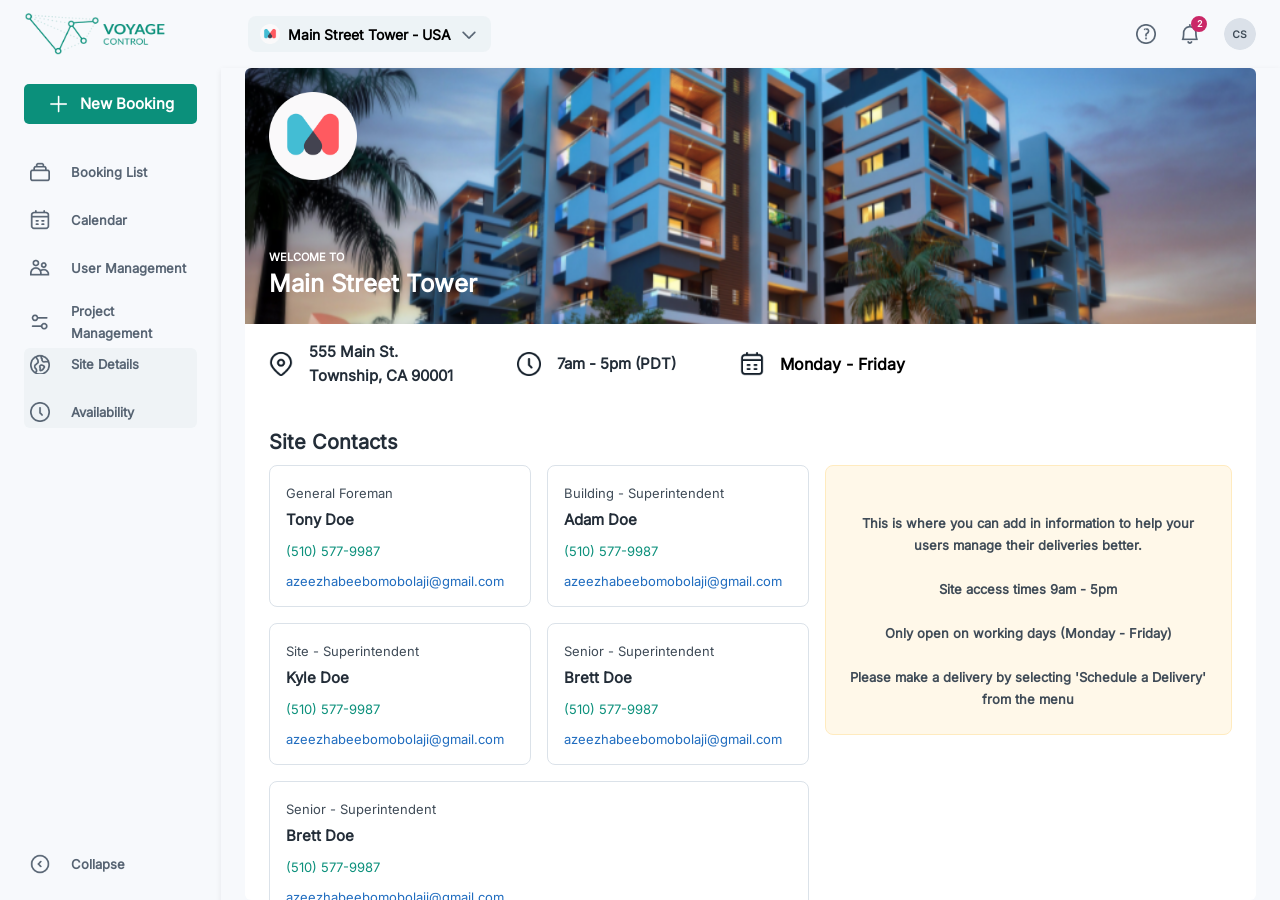
<file: html/voyage.html>
<html>
    <head>
        <meta charset="utf-8">
        <meta http-equiv="X-UA-Compatible" content="IE=edge">
        <title>Voyage Control</title>
        <meta name="description" content="">
        <meta name="viewport" content="width=device-width, initial-scale=1">
        <link rel="icon" href="../assets/images/voyage_logo.png">
        <link rel="stylesheet" href="../assets/css/voyage_style.css">
        <link rel="preload" href="../assets/fonts/Inter-Regular.woff2" as="font" type="font/woff2" crossorigin>
    </head>
    <body>
        <div class="section">
            <div class="voyage-container">
                <div class="main-section">
                    <div class="main-section-wrapper">
                        <div class="header">
                            <div class="hamburger">
                                <img src="../assets/images/burger-bar.png" alt="hamburger-menu" id="hamburgerMenu">
                            </div>
                            <div class="header-logo">
                                <picture>
                                    <source media="(max-width: 768px)" srcset="../assets/images/voyage_logo.png">
                                    <img src="../assets/images/logo container.png" alt="logo" id="logo">
                                </picture>
                            </div>
                            <div class="header-title">
                                <a href="#" class="title-container" id="mainStreetTower">
                                    <img src="../assets/images/main_street_logo.png" alt="main street" class="building-icon">
                                    <h1 class="text-600">
                                        Main Street Tower - USA
                                    </h1>
                                    <img src="../assets/images/Arrow Chevron Down.png" alt="arrow" class="dropdown-arrow">
                                </a>
                                <div class="main-street-dropdown" id="mainStreetDropdownContent">
                                    sdada
                                </div>
                            </div>
                            <div class="header-actions">
                                <button class="alert-question-button">
                                    <img src="../assets/images/Circle Actions Alert Question.png" alt="Profile" class="alert-question">
                                </button>
                                <div class="notification-section">
                                    <div class="notification-number text-600">
                                        2
                                    </div>
                                    <div class="notification-img">
                                        <img src="../assets/images/Alarm Bell.png" alt="notification">
                                    </div>
                                </div>
                                <button class="profile-button" id="profileButton">
                                    <img src="../assets/images/Account.png" alt="Profile">
                                </button>
                                <div class="dropdown-menu" id="dropdownMenu">
                                    <div class="dropdown-item">
                                        <img src="../assets/images/Profile.png" alt="Profile">
                                        <span class="text-500">My Account</span>
                                    </div>
                                    <div class="dropdown-item">
                                        <img src="../assets/images/Three People.png" alt="Organization">
                                        <span class="text-500">My Organization</span>
                                    </div>
                                    <div class="dropdown-item">
                                        <img src="../assets/images/Notification Bell.png" alt="Notifications">
                                        <span class="text-500">Notifications</span>
                                    </div>
                                    <div class="dropdown-item">
                                        <img src="../assets/images/Log In Circle.png" alt="Logout">
                                        <span class="text-500">Log Out</span>
                                    </div>
                                </div>
                            </div>
                        </div>
                        <div class="middle-section">
                            <div class="sidebar-wrapper">
                                <div class="sidebar">
                                    <div class="sidebar-content">
                                        <div class="booking-section">
                                            <a href="#" class="booking-btn">
                                                <div class="plus-img">
                                                    <img src="../assets/images/Actions Plus.png" alt="plus">
                                                </div>
                                                <div class="new-booking-content text-600">
                                                    New Booking
                                                </div>
                                            </a>
                                        </div>
                                        <div class="title-container expand">
                                            <img src="../assets/images/main_street_logo.png" alt="main street" class="building-icon">
                                            <h1 class="text-600">
                                                Main Street Tower - USA
                                            </h1>
                                            <img src="../assets/images/Arrow Chevron Down.png" alt="arrow" class="dropdown-arrow">
                                        </div>
                                        <div class="sidebar-list">
                                            <!-- Booking list -->
                                            <a href="#" class="sidebar-menu-list">
                                                <div class="sidebar-menu-list-img">
                                                    <img src="../assets/images/Card Collection.png" alt="booking list">
                                                </div>
                                                <div class="sidebar-menu-list-content text-600">
                                                    Booking List
                                                </div>
                                            </a>
                
                                            <!-- Calendar -->
                                            <a href="#" class="sidebar-menu-list">
                                                <div class="sidebar-menu-list-img">
                                                    <img src="../assets/images/Calandar.png" alt="Calendar">
                                                </div>
                                                <div class="sidebar-menu-list-content text-600">
                                                    Calendar
                                                </div>
                                            </a>
                
                                            <!-- User Management -->
                                            <a href="#" class="sidebar-menu-list">
                                                <div class="sidebar-menu-list-img">
                                                    <img src="../assets/images/Two People.png" alt="User Management">
                                                </div>
                                                <div class="sidebar-menu-list-content text-600">
                                                    User Management
                                                </div>
                                            </a>
                
                                            <!-- Project Management -->
                                            <a href="#" class="sidebar-menu-list">
                                                <div class="sidebar-menu-list-img">
                                                    <img src="../assets/images/Configure.png" alt="Project Management">
                                                </div>
                                                <div class="sidebar-menu-list-content text-600">
                                                    Project Management
                                                </div>
                                            </a>
                
                                            <!-- Site Details -->
                                            <div class="site-details-and-availability">
                                                <a href="#" class="sidebar-menu-list">
                                                    <div class="sidebar-menu-list-img">
                                                        <img src="../assets/images/Planet Earth.png" alt="Site Details">
                                                    </div>
                                                    <div class="sidebar-menu-list-content text-600">
                                                        Site Details
                                                    </div>
                                                </a>
                                                <a  href="#" class="sidebar-menu-list">
                                                    <div class="sidebar-menu-list-img">
                                                        <img src="../assets/images/Vector (Stroke).png" alt="Booking List">
                                                    </div>
                                                    <div class="sidebar-menu-list-content text-600">
                                                        Availability
                                                    </div>
                                                </a>
                                            </div>
                                        </div>
                                    </div>
                                    <div class="collapse">
                                        <a href="#" class="sidebar-menu-list" id="collapse-toggle">
                                            <div class="sidebar-menu-list-img">
                                                <img src="../assets/images/Circle Back.png" alt="Collapse">
                                            </div>
                                            <div class="sidebar-menu-list-content text-600">
                                                Collapse
                                            </div>
                                        </a>
                                    </div>                                
                                </div>
                            </div>
                            <div class="middle-content">
                                <div class="middle-content-container">
                                    <div class="main-street-tower">
                                        <div class="main-street-banner-img">
                                            <img src="../assets/images/banner.png" alt="main street banner">
                                        </div>
                                        <div class="main-street-tower-logo-img">
                                            <img src="../assets/images/voyage_logo_bg.png" alt="main street tower logo">
                                        </div>
                                        <div class="main-street-tower-banner">
                                            <div class="main-street-tower-banner-text">
                                                <h3 class="text-600">
                                                    Welcome To
                                                </h3>
                                                <h1 class="text-700">
                                                    Main Street Tower
                                                </h1>
                                            </div>
                                        </div>
                                    </div>
                                    <div class="main-street-tower-content">
                                        <div class="main-street-tower-bar address">
                                            <div class="main-street-tower-content-img">
                                                <img src="../assets/images/Location.png" alt="location">
                                            </div>
                                            <div class="main-street-tower-address-content text-600">
                                                555 Main St.<br>
                                                Township, CA 90001
                                            </div>
                                        </div>
                                        <div class="main-street-tower-bar time">
                                            <div class="main-street-tower-content-img">
                                                <img src="../assets/images/Time.png" alt="time">
                                            </div>
                                            <div class="main-street-tower-time-content text-600">
                                                7am - 5pm (PDT)
                                            </div>
                                        </div>
                                        <div class="main-street-tower-bar calendar">
                                            <div class="main-street-tower-content-img">
                                                <img src="../assets/images/Voyage_Calandar.png" alt="calendar">
                                            </div>
                                            <div class="main-street-tower-calendar-content text-600">
                                                Monday - Friday
                                            </div>
                                        </div>
                                    </div>
                                    <div class="sepetation-line">
                                    </div>
                                    <div class="site-contacts-div">
                                        <div class="site-contacts-section">
                                            <div class="site-contacts-left-section">
                                                <h1 class="site-contacts text-700"> 
                                                    Site Contacts
                                                </h1>
                                                <div class="site-contacts-cards-section">
                                                    <!-- Tony Doe -->
                                                    <div class="site-contacts-card">
                                                        <div class="site-contacts-name">
                                                            <h3 class="site-contacts-designation text-500"> 
                                                                General Foreman
                                                            </h3>
                                                            <h1 class="site-contacts-full-name text-600">
                                                                Tony Doe
                                                            </h1>
                                                        </div>
                                                        <div class="site-contacts-number text-500">
                                                            (510) 577-9987
                                                        </div>
                                                        <div class="site-contacts-email text-500">
                                                            azeezhabeebomobolaji@gmail.com
                                                        </div>
                                                    </div>
                
                                                    <!-- Adam Doe -->
                                                    <div class="site-contacts-card">
                                                        <div class="site-contacts-name">
                                                            <h3 class="site-contacts-designation text-500"> 
                                                                Building - Superintendent
                                                            </h3>
                                                            <h1 class="site-contacts-full-name text-600">
                                                                Adam Doe
                                                            </h1>
                                                        </div>
                                                        <div class="site-contacts-number text-500">
                                                            (510) 577-9987
                                                        </div>
                                                        <div class="site-contacts-email text-500">
                                                            azeezhabeebomobolaji@gmail.com
                                                        </div>
                                                    </div>
    
                                                    <!-- Kyle Doe -->
                                                    <div class="site-contacts-card">
                                                        <div class="site-contacts-name">
                                                            <h3 class="site-contacts-designation text-500"> 
                                                                Site - Superintendent
                                                            </h3>
                                                            <h1 class="site-contacts-full-name text-600">
                                                                Kyle Doe
                                                            </h1>
                                                        </div>
                                                        <div class="site-contacts-number text-500">
                                                            (510) 577-9987
                                                        </div>
                                                        <div class="site-contacts-email text-500">
                                                            azeezhabeebomobolaji@gmail.com
                                                        </div>
                                                    </div>
                
                                                    <!-- Brett Doe -->
                                                    <div class="site-contacts-card">
                                                        <div class="site-contacts-name">
                                                            <h3 class="site-contacts-designation text-500"> 
                                                                Senior - Superintendent
                                                            </h3>
                                                            <h1 class="site-contacts-full-name text-600">
                                                                Brett Doe
                                                            </h1>
                                                        </div>
                                                        <div class="site-contacts-number text-500">
                                                            (510) 577-9987
                                                        </div>
                                                        <div class="site-contacts-email text-500">
                                                            azeezhabeebomobolaji@gmail.com
                                                        </div>
                                                    </div>
                                                    
                                                    <!-- Brett Doe -->
                                                    <div class="site-contacts-card">
                                                        <div class="site-contacts-name">
                                                            <h3 class="site-contacts-designation text-500"> 
                                                                Senior - Superintendent
                                                            </h3>
                                                            <h1 class="site-contacts-full-name text-600">
                                                                Brett Doe
                                                            </h1>
                                                        </div>
                                                        <div class="site-contacts-number text-500">
                                                            (510) 577-9987
                                                        </div>
                                                        <div class="site-contacts-email text-500">
                                                            azeezhabeebomobolaji@gmail.com
                                                        </div>
                                                    </div>
                                                </div>
                                            </div>
                                            <div class="site-contacts-right-section">
                                                <div class="delivery-information">
                                                    <div class="delivery-information-content text-600">
                                                        This is where you can add in information to help your users manage their deliveries better.<br>
                                                        Site access times 9am - 5pm<br>
                                                        Only open on working days (Monday - Friday)<br>
                                                        Please make a delivery by selecting 'Schedule a Delivery' from the menu
                                                    </div>                                       
                                                </div>
                                            </div>
                                        </div>
                                    </div>
                                </div>
                            </div>
                        </div>
                    </div>
                </div>
            </div>

        </div>
    <script src="../assets/js/script.js"></script>
    </body>
</html>
</file>
<file: assets/css/style.css>
:root {
    --primary :#183C59;
    --shadow:rgba(0, 0, 0, 0.25);
    --secondary : #173B58;
    --main-font : "DM Sans", "Arial", "sans-serif";
}
@font-face {
    font-family: "DM Sans";
    src: url(../fonts/DMSans-VariableFont_opsz,wght.ttf);
}
*{
    margin:0;
    padding: 0;box-sizing: border-box
}

/* Common Css */
.bold {
    font-family: var(--main-font);
    font-weight: 700;
    font-size: 40px;
    line-height: 48px;
    color: var(--secondary);
}
.text-400 {
    font-family: var(--main-font);
    font-weight: 400;
    font-size: 18px;
    color: var(--secondary);
}
.text-500 {
    font-family: var(--main-font);
    font-weight: 500;
    font-size: 18px;
    line-height: 44px;
    color: var(--secondary);
}

.undervisning-container{
    padding: 0px 15px;
    margin: 0 auto;
    max-width: 1440px;
}
.common-section{
    width: 100%;
    height: 100%;
}
.alternate{
    background-color: #F6F8FB;
}
.footer-container{

    margin: 0 auto;
}

/* Header CSS */
.header {
    height: 126.43px;
    display: flex;
    justify-content: space-between;
    align-items: center;
    box-sizing: border-box;
}
.header-logo {
    max-width: 240px;
}
.header img {
    height: 100%;
    width: 100%;
}
.header .sign-in button {
    padding:20px 40px;
    border-radius: 56px;
    box-shadow: 0 4px 4px var(--shadow);
    font-family: 'DM Sans','Arial','sans-serif';
    font-weight: 700;
    line-height: 20px;
    font-size: 18px;
    color : var(--primary);
    border: none;
    background-color: #FFF;
}
.sign-in button:hover{
    cursor: pointer;
    background-color: var(--primary);
    color: #FFF;
}

/* Container CSS */
.everything-content{
    margin-bottom: 24px;
}
.everything-section{
    display: grid;
    align-items: center;
    grid-template-columns: auto auto;
    grid-template-rows: auto;
    margin: 0 auto;
}
.everything-content .everything-div{
    margin-top: 106px;
}
.container-img{
    max-width: 625px;
    grid-column: 2;
    position: relative;
    margin: 0 auto;
}
.card-container{
    position: absolute;
    bottom: -20px;
    left: -110px;
    right: 20px;
    display: flex;
    gap: 20px;
    justify-content: space-between;
    margin-bottom: 24px;
}
.container-img img {
    height: auto;
    width: 100%;
}
.vector {
    max-height: 15px;
    max-width: 199px;
}
.everything-div {
    grid-column: 1;
    grid-row: 1;
}
.everything-text {
    font-family: "DM Sans", "Arial", "sans-serif";
    font-weight: 700;
    font-size: 40px;
    line-height: 57px;
    color: var(--secondary);
    margin: 0px 0px 5px 0px;
    position: relative;
}
.everything-text p{
    margin: 0;
}
.vector-div{
    width: 199px;
    height: 15px;
}
.vector-div img{
    width: 100%;
    height: 100%;
}
.future-text {
    max-width: 886px;
    font-family: "DM Sans", "Arial", "sans-serif";
    font-weight: 500;
    font-size: 24px;
    line-height: 46px;
    color: var(--secondary);
}

/* Email input CSS */

.get-started{
    position: relative;
    height: 62px;
    width: 100%;
    margin-top: 30px;
    display: flex;
    height: 62px;
}
.get-started input {
    font-family: "DM Sans", "Arial", "sans-serif";
    font-weight: 700;
    font-size: 18px;
    line-height: 20px;
    color: var(--secondary);
    border-radius: 100px;
    border : 1px solid var(--secondary);
    height: 100%;
    box-sizing: border-box;
    padding-left: 20px;
    opacity: 30%;
    width: 100%;
}
.get-started button{
    position: absolute;
    right: 0px;
    background-color: #EDB031;
    padding: 0 30px;
    border-radius: 56px;
    border: none;
    height: 100%;
    display: flex;
    align-items: center;
    justify-content: center;
    gap: 17px;
    cursor: pointer;
}
.get-started button  p {
    font-family: "DM Sans", "Arial", "sans-serif";
    font-weight: 700;
    font-size: 18px;
    line-height: 20px;
    color:var(--secondary);
    margin: 0;
    max-width: 104px;
    height: 20px;
    grid-column: 1;
}
.get-started button img{
    height: 14px;
    max-width: 20px;
}
.get-started button span {
    height: 24px;
    max-width: 24px;
    grid-column: 2;
    align-content: center;
}

/* Sign in with CSS */
.sign-in-with-div {
    font-family: "DM Sans", "Arial", "sans-serif";
    font-weight: 500;
    font-size: 20px;
    line-height: 46px;
    color: var(--secondary);
    max-width: 886px;
    height: 46px;
    margin-top:20px
}
.support-img{
    display: flex;
    align-items: center;
    gap:10px;
    margin-top: 10px;
}
.image3-img {
    width: 84px;
    height: 29px;
}
.image4-img {
    max-width: 102px;
    max-height: 26px;
}
.image3-img img {
    width:100%;
    height: 100%;
}
.image4-img img {
    width: 100%;
    height: 100%;
}
.image4-div, .image3-div {
    background-color: #EDF2F7;
    border-radius: 56px;
    padding: 20px 40px;
}
.essential-card{
    border: 1px solid #C3C4C6;
    background-color: #FFFFFF;
    border-radius: 16px;
    padding: 28px 20px 16px 20px;
    max-width: 382px;
    position: relative;
    overflow: hidden;
    z-index: 10;

}

.essential-course {
    font-family: "DM Sans", "Arial", "sans-serif";
    font-weight: 400;
    font-size: 16px;
    line-height: 26px;
    color: #1E1E1E;
    max-width: 302px;
    margin-bottom: 12px;
}
.card-avatar{
    display: flex;
    flex-direction: column;
    gap: 04px;
}
.card-avatar-img{
    max-width: 56px;
}
.card-avatar-img img {
    height: 100%;
    width: 100%;
}
.principle-avatar {
    display: flex;
    align-items: center;
    gap: 10px;
}
.card-avatar p {
    font-family: "DM Sans", "Arial", "sans-serif";
    margin: 0px;
    color: #1E1E1E;
    line-height: 100%;
}
.card-avatar p:first-of-type{
    font-weight: 700;
    font-size: 18px;
}
.card-avatar p:last-child{
    font-weight: 500;
    font-size: 14px;
    opacity: 70%;
}

.followers-card{
    width: 234px;
    height: 112px;
    background-color: #FFF;
    border-radius: 16px;
    border: 1px solid #C3C4C6;
    position: relative;
    z-index: 10;
    top: -80px;
    left: -20px;
    
}
.sketch-animation-img{
    width: 72px;
    height: 72px;
    position: absolute;
    right: 0;
    bottom: 0;
}
.sketch-animation-img img{
    width: 100%;
    height: 100%;
    object-fit: contain;
}
.essential-course, .principle-avatar {
    position: relative;
    z-index: 1;
  }
.misc-img{
    width: 50px;
    height: 50px;
    position: relative;
    left: 6.76px;
    top: 5px;
}
.misc-img img{
    width: 100%;
    height: 100%;
    object-fit: contain;
}
.followers{
    display: flex;
    flex-direction: column;
    align-items: center;
    gap: 8px;
}
.followers-count{
    color: var(--secondary);
    font-family: 'DM Sans', 'Arial', 'sans-serif';
    font-size: 25px;
    font-weight: 700;
    height: 33px;
    width: 69px;
    text-align: center;
    position:absolute;
    top: 24px;
    left: 82.5px;
}
.teachers-members{
    max-width: 186px;
    height: 23px;
    opacity: 80%;
    font-weight: 400;
    font-size: 18px;
    font-family: "DM Sans", "Arial", "sans-serif";
    text-align: center;
    position: absolute;
    top:65px;
    left: 24px;
}

/* Glimpses Section CSS */
.glimpses-content{
    padding: 115px 0px;
}
.glimpses-container{
    display: grid;
    grid-template-columns: 0.25fr 0.75fr;
    grid-template-rows: auto auto;
    align-items: center;
    row-gap: 15px;
    column-gap: 31px;
    justify-content: center;
}

/* Grid First Element CSS */
.glimpses{
    max-width: 784px;
    text-align: center;
    font-family: var(--main-font);
    font-weight: 700;
    font-size: 40px;
    line-height: 57px;
    color: var(--secondary);
    justify-self: center;
    margin-bottom: 31px;
}

/* Grid Second Element CSS */
.basic-english-card{
    grid-row:1;
    justify-items: center;
    width: 100%;
    border-radius: 8px;
    background-color: #FFF;
    height: 100%;
    padding: 14px 19px;
    box-shadow: 0px 100px 80px 0px rgba(0, 0, 0, 0.07);
    cursor: pointer;
}
.music-language-img {
    width: 100%;
}
.music-language-img img{
    width: 100%;
}
.basic-english-text{
    font-family: var(--main-font);
    font-weight: 700;
    line-height: 20px;
    font-size: 18px;
    color: var(--primary);
    margin-top: 16px; 
    display: flex;  
    flex-direction: column;
    width: 100%;
    align-items: baseline;
}
.subject-div{
    font-family: var(--main-font);
    font-weight: 400;
    font-size: 14px;
    line-height: 20px;
    color: #1E1E1E;
    width: 223px;
    height: 20px;
    display: flex;
    align-items: center;
    gap: 10px;
    margin-top: 10px;
}
.book-img {
    width: 20px;
    height: 20px;
}
.book-img img{
    width: 100%;
    height: 100%;
}
.steps-div{
    display: flex;
    align-items: center;   
    font-family: var(--main-font);
    font-weight: 400;
    font-size: 14px;
    line-height: 20px;
    gap: 10px;
    width: 95px;
    height: 20px;
}

.steps-clock-div{
    display: flex;
    align-items: center;
    gap: 38px;
    margin-top: 16px;
}

.steps-img{
    width: 20px;
    height: 20px;
}
.steps-img img{
    width: 100%;
    height: 100%;
}
.clock-div {
    display: flex;
    align-items: center;
    gap: 10px;
    width: 95px;
    height: 20px;
    font-family: var(--main-font);
    font-weight: 400;
    font-size: 14px;
    line-height: 20px;
}
.clock-img{
    width: 20px;
    height: 20px;
}
.clock-img img{
    width: 100%;
    height: 100%;
}
.line-img{
    width: 100%;
    margin-top: 20px;
}
.line-img img{
    width: 100%;
}
.avatar-div{
    display: grid;
    align-items: center;
    justify-content: space-between;
    grid-template-columns: auto auto;
    grid-template-rows: auto;
    gap:36px;
    width: 100%;
}
.avatar{
    display: flex;
    align-items: center;
    justify-content: center;
    gap: 10px;
}
.avatar-img{
    width: 40px;
    height: 40px;
}
.avatar-img img{
    width: 100%;
    height: 100%;
}
.three-dot-img{
    width: 30px;
    height: 30px;
    cursor: pointer;
}
.three-dot-img img{
    width: 100%;
    height: 100%;
}
.avatar-name{
    text-align: center;
}
.name {
    font-family: var(--main-font);
    font-size: 14px;
    line-height: 20px;
    font-weight: 700;
}
.school-management{
    font-family: var(--main-font);
    font-size: 12px;
    line-height: 20px;
    font-weight: 400;
}
.unsplash-div{
    grid-column: 2;
    grid-row: 1;
    height: 100%;
}
.unsplash-img{
    border-radius: 20px;
    position: relative;
    height: 100%;
    overflow: hidden;
}
.unsplash-img img{
    width: 100%;
    height: 100%;
    object-fit: cover;
}
.play-btn-img{
    height: 93px;
    width: 93px;
    position: absolute;
    top:50%;
    left: 50%;
    transform: translate(-50%, -50%);
    background-color: var(--secondary);
    border-radius: 50%;
    cursor: pointer;
}
.play-btn-img img{
    width: 100%;
    height: 100%;
}
.play-icon-img{
    width: 19px;
    height: 23px;
    position: absolute;
    top:50%;
    left: 50%;
    transform: translate(-50%, -50%);
    cursor: pointer;

}
.play-icon-img img{
    width: 100%;
    height: 100%;
}
.teacher-tool-div{
    grid-row:3;
    grid-column: 1/span 2;
    background-color: var(--primary);
    border-radius: 20px;
    padding: 48px 57px;
    gap:11px;
    display: flex;
    flex-direction: column;

}
.teacher-tool-text{
    font-family: var(--main-font);
    font-weight: 700;
    font-size: 26px;
    line-height: 32px;
    color: #FFFFFF;
}
.teacher-tool-description{
    font-family: var(--main-font);
    font-weight: 400;
    font-size: 16px;
    line-height: 22px;
    color: #FFFFFF;

}

/* About Section CSS */
.about-container{
    display: flex;
    flex-direction: column;

}
.about-header {
    max-width: 582px;
    display: flex;
    flex-direction: column;
    align-items: center;
    margin: 0 auto;
    padding: 0;
}
.about-section-content{
    margin-top: 100px;
}
.about-header-text{
    font-family: var(--main-font);
    font-weight: 700;
    font-size: 40px;
    line-height: 48px;
    color: var(--secondary);
    align-items: center;
    box-sizing: border-box;
    text-align: center;
    margin: 0;
    padding: 0;

}
.about-header-underline-img{
    width: 235px;
    height: 14px;
    text-align: center;
    margin: 0;
}
.about-header-underline-img img{
    width: 100%;
    height: 100%;
    display: block;
}
.about-description{
    font-family: var(--main-font);
    font-weight: 400;
    font-size: 20px;
    line-height: 37px;
    margin-top:80px;
    color: var(--secondary);
    overflow: hidden;
}
.about-description a{
    text-decoration: underline;
    color: var(--secondary);

}
.about-description.extra{
    display: none;
}
#readmore:target ~ .about-description.extra{
    display: block;
}
#readmore:target ~ .readmore-link{
    display: none;
}
#readmore:target ~ .readless-link{
    display: inline-block;
}
.readless-link {
    display: none;
}
.readmore-link,.readless-link{
    font-family: var(--main-font);
    font-weight: 700;
    font-size: 20px;
    line-height: 37px;
    color:var(--secondary) !important;
}

/* About Founder Main Content Section */
.founder-div{
    width: 100%;
    border-radius: 20px;
    background-image: linear-gradient(rgba(150, 209, 227, 0.3),rgba(216, 228, 214, 0.3));
    margin-top: 60px;
    display: flex;
    align-items: center;
    padding: 40px 0px 40px 40px;
    position: relative;
}
.founder-img-section{
    width: 291px;
    height: 330px;
    position: relative;
}
.founder-img{
    width: 290px;
    height: 290px;
    position: absolute;
    bottom: 0;

}
.founder-img img{
    width: 100%;
    height: 100%;
}
.corner-img{
    width: 28px;
    height: 20px;
    position: absolute;
    top: 0;
    right: 0;
}
.corner-img img{
    width: 100%;
    height: 100%;
}
.founder-content{
    display: flex;
    flex-direction: column;
    padding-left: 30px;
    gap: 20px;
}
.founder-info-section{
    display: flex;
    flex-direction: column;
    width: 100%;
    height: 63px;
    gap: 6px;
}
.founder-name{
    font-family: var(--main-font);
    font-weight: 700;
    font-size: 28px;
    line-height: 100%;
}
.founder-designation{
    font-family: var(--main-font);
    font-weight: 500;
    font-size: 16px;
    line-height: 100%;
}
.founder-line-img{
    max-width: 851px;
    border-bottom:1px solid #CCD6DA;
}
.founder-location-img{
    width: 26px;
    height: 26px;
}
.founder-location-div{
    display: flex;
    align-items: center;
    gap: 10px;
}
.founder-location-img img{
    width: 100%;
    height: 100%;
}
.founder-location-text{
    font-family: var(--main-font);
    font-weight: 500;
    font-size: 16px;
    line-height: 100%;
}
.founder-description{
    font-family: var(--main-font);
    font-weight: 400;
    font-size: 16px;
    line-height: 37px;
    max-width: 851px;
}
.social-media{
    display: flex;
    align-items: center;
    gap: 20px;
    position: absolute;
    right: 30px;
    top: 65px;
}
.linkdin-media-img{
    width: 50px;
    height: 50px;
}
.linkdin-media-img img{
    width: 100%;
    height: 100%;
}

/* Article and News Section CSS */
.article-news-container{
    display: flex;
    flex-direction: column;
    margin-top: 60px;
}
.article-content{
    display: flex;
    flex-direction: column;
    align-items: center;
    gap:1px
}
.article-content-text{
    font-family: var(--main-font);
    font-weight: 700;
    font-size: 40px;
    line-height: 48px;
    text-align: center;
    margin: 0px;
}
.article-content-img{
    width: 235px;
    height: 14px;
}
.article-content-img img{
    width: 100%;
    height: 100%;
}
.article-middle-section{
    display: flex;
    margin-top: 50px;
    gap: 24px;
    justify-content: center;  
}
.article-exclusive-design{
    display: flex;
    flex-direction: column;
    gap: 16px;
    width: 100%;
}
.article-middle-section-img{
    width: 100%;
}
.article-middle-section-img img{
    width: 100%;
}
.article-middle-section-text{
    font-family: var(--main-font);
    font-weight: 500;
    font-size: 22px;
    line-height: 32px;
    text-align: center;
    color: var(--secondary);
}
.article-news-footer{
    margin-top: 61px;
    display: flex;
    justify-content: center;
    
}
.article-view-all-btn{
    background-color: #FFFFFF;
    color: var(--secondary);
    padding: 20px 40px;
    border: 1px solid var(--secondary);
    box-shadow: 0px 4px 4px rgba(23, 59, 88, 0.3);
    border-radius: 56px;
    font-family: var(--main-font);
    font-weight: 700;
    font-size: 18px;
    line-height: 20px;
    cursor: pointer;
    width: 229px;
    height: 62px;
}
.article-view-all-btn:hover{
    background-color: var(--secondary);
    color: #FFFFFF;
}

/* International Section */
.international-content{
    display: grid;
    grid-template-columns: 0.55fr 0.45fr;
    align-items: center;
    margin-top: 80px;
}

.international-uke-user{
    height: 32px;
    width: 73px;
    font-weight: 500;
    font-size: 22px;
    line-height: 32px;
    font-family: var(--main-font);
    color: var(--secondary);
}
.international-uke-content{
    font-weight: 700;
}
.international-uke-text{
    font-weight: 700;
    font-size: 40px;
    line-height: 48px;
    font-family: var(--main-font);
    color: var(--secondary);
    margin-top: 106px;
}
.international-uke-img{
    width: 235px;
    height: 14px;
    left: -32px;
    position: relative;
}
.international-uke-img img{
    width: 100%;
    height: 100%
}
.international-uke-description{
    font-weight: 500;
    font-size: 22px;
    line-height: 32px;
    font-family: var(--main-font);
    color: var(--secondary);
    width: 358px;
    height: 64px;
    margin-top: 26px;
}
.international-view-all-btn{
    background-color: #FFFFFF;
    color: var(--secondary);
    padding: 20px 40px 21px 40px;
    border: 1px solid var(--secondary);
    box-shadow: 0px 3px 12px 0px rgba(23, 59, 88, 0.3);
    border-radius: 56px;
    font-family: var(--main-font);
    font-weight: 700;
    font-size: 18px;
    line-height: 20px;
    cursor: pointer;
    margin-top: 40px;
}
.international-view-all-btn:hover{
    background-color: var(--secondary);
    color: #FFFFFF;
}
.international-uke-side-img{
    width: 100%;
}
.international-uke-side-img img{
    width: 100%;
    height: 100%;
}
.carousel-indicators button{
    height: 10px !important;
    width: 10px !important;
    border-radius: 100% !important;
}
/* Whats Happening Section */
.whats-happening-container{
    display: flex;
    align-items: center;
    justify-content: center;
    gap: 62px;

}
.whats-happening-left-content{
    display: flex;
    flex-direction: column;
    padding: 153px 0px 153px 0px;
}
.whats-happening-left-content h1{
    font-family: var(--main-font);
    font-weight: 700;
    font-size: 40px;
    line-height: 48px;
    margin-bottom: 24px;
    columns: var(--secondary);
}
.whats-happening-left-content p{
    font-family: var(--main-font);
    font-weight: 400;
    font-size: 22px;
    line-height: 36px;
    margin-bottom: 40px;
}
.whats-happening-left-content button{
    padding: 20px 40px 21px 40px;
    border-radius: 56px;
    border: 1px solid var(--secondary);
    font-family: var(--main-font);
    font-weight: 700;
    font-size: 18px;
    line-height: 20px;
    color: var(--secondary);
    box-shadow: 0px 3px 12px 0px rgba(23, 59, 88, 0.3);
    background-color: #FFFFFF;
}
.whats-happening-left-content button:hover{
    background-color: var(--secondary);
    color: #FFFFFF;
}
.whats-happening-right-content {
    width: 100%;
    max-width: 633px;
    aspect-ratio: 1 / 1; 
    background-image: url('../images/calendar.png'), url('../images/Ellipse_4.png');
    background-size: contain, contain; 
    background-repeat: no-repeat, no-repeat;
    background-position: center, center;
  }


/* UOS and Material */
.uos-and-material-content{
    display: flex;
    flex-direction: column;
    gap: 44px;
    width: 100%;
}

.uos-and-material-heading{
    font-family: var(--main-font);
    font-weight: 700;
    font-size: 40px;
    line-height: 48px;
    text-align: left;
    color: var(--secondary);
    margin: 0;
    margin-right: 45px;
}
.uos-and-material-container{
    display: grid;
    grid-template-columns: auto auto;
    grid-template-rows: auto;
    margin-top: 80px;
}
.avatar-div.uos-avatar{
    gap: 16px;
}
.right-content-img{
    max-width: 109px;
    height: 55px;
    margin-top: 12px;
}
.right-content-img img{
    width: 100%;
    height: 100%;
}
.uos-carousel{
    display:grid;
    gap: 30px;
    justify-content: center;
    grid-template-columns: auto auto auto auto;
    grid-template-rows: auto;
    margin-bottom: 80px;
}
.uos-carousel-btn-container{
    display: flex;
    justify-content: space-between;
    gap: 5px;
    margin-left: auto;
}
.carousel-control-prev,
.carousel-control-next{
    all:unset;
}

.uso-carousel-btn {
    width: 62px;
    height: 62px;
    border-radius: 56px;
    background-color: #EDF2F7;
    border: none;
    box-shadow: 0 2px 8px rgba(0, 0, 0, 0.1);
    display: flex;
    align-items: center;
    justify-content: center;
}
.uso-control-prev-icon,.uso-control-next-icon{
    height: 24px;
    width: 24px;
}
.uso-control-prev-icon img,.uso-control-next-icon img{
    width: 100%;
    height: auto;
}
.uos-avatar-img{
    position: relative;
    height: 40px;
    width: 60px;
}
.uos-avatar-img img{
    width: 40px;
    height: 100%;
    position:absolute;
    left: 20px;
}
.uos-avata1{
    z-index: 1;
}
.uos-avata2 {
    z-index: 2;
    margin-left: -10px;
}
.uos-avata3 {
    z-index: 3;
    margin-left: -20px;
}
.uos-and-material-left-content{
    display: flex;
}

/* Testimonial Section */
.testimonial-content{
    width: 100%;
    margin: 80px 0px;

}
.testimonial-header{
    display: flex;
    flex-direction: column;
    gap: 30px;
    align-items: center;
}
.testimonial-header-text{
    font-family: var(--main-font);
    font-weight: 700;
    font-size: 40px;
    line-height: 48px;
    text-align: center;
    color: var(--secondary);
    margin: 0;
}
.testimonial-header-description{
    font-family: var(--main-font);
    font-weight: 400;
    font-size: 22px;
    line-height: 36px;
    text-align: center;
    color: var(--secondary);
}
.testimonial-header-description{
    font-family: var(--main-font);
    font-weight: 400;
    font-size: 16px;
    line-height: 26px;
    text-align: center;
    color: var(--secondary);
    max-width: 1039px;
    width: 100%;
}
.testimonial-body{
    display: flex;
    gap: 52px;
    margin-top: 80px;
    justify-content: center;
}
.testimonial-body-card{
    display: flex;
    flex-direction: column;
    gap: 30px;
    align-items: center;
    padding: 40px 35px;
    box-shadow: 0px 6px 5px 0px rgba(0, 0, 0, 0.04); 
    border: 1px solid #DEDEDE;
    width: 100%;
}
.shaded {
    box-shadow: 0px 22px 17px 0px rgba(0, 0, 0, 0.04); 

}
.testimonial-body-card-img{
    max-width: 112px;
    height: 112px;
}
.testimonial-body-card-img img{
    width: 100%;
    height: 100%;
}
.testimonial-body-card-text{
    display: flex;
    flex-direction: column;
    gap: 14px;
    align-items: center;
    padding-bottom: 40px;
}
.testimonial-body-card-text-heading{
    font-family: var(--main-font);
    font-weight: 700;
    font-size: 16px;
    line-height: 24px;
    text-align: center;
    color: #EDB031;
}
.testimonial-body-card-text-description{
    font-family: var(--main-font);
    font-weight: 400;
    font-size: 16px;
    line-height: 26px;
    text-align: center;
    color: var(--secondary);
    max-width: 310px;
    width: 100%;
    margin: 0;
}
.testimonial-body-card-text-location{
    font-family: var(--main-font);
    font-weight: 500;
    font-size: 14px;
    line-height: 24 px;
    text-align: center;
    color: var(--secondary);
}
.testimonial-faq{
    display: flex;
    flex-direction: column;
    gap: 40px;
    margin-top: 110px;
}
.testimonial-faq-heading{
    text-transform: capitalize;
}
.faq-container{
    display: flex;
    flex-direction: column;
}
.faq-card{
    display: flex;
    align-items: center;
    justify-content: space-between;
    height: 69px;
    border : 1px solid #EBEBEB;
    
}
.faq-card-question{
    text-align: center;
    font-family: var(--main-font);
    font-weight: 500;
    font-size: 16px;
    line-height: 24px;
    grid-column: 1;
    grid-row: 1;
    justify-self: flex-start;
    margin-left: 25px;
}
.faq-card-button{
    max-width: 32px;
    height: 32px;
    width: 100%;
    border: 1px solid #D3D3D3;
    box-shadow: 0px 2px 4px 0px rgba(0, 0, 0, 0.1);
    border-radius: 30px;
    grid-column: 2;
    grid-row: 1;
    justify-self: flex-end;
    display: grid;
    justify-content: center;
    margin-right: 28px;
}
.faq-card-button-img{
    width: 6px;
    height: 9px;
}
.faq-card-button-img img{
    width: 100%;
    height: 100%;
    transition: transform 0.3s ease;
}
.faq-card-button:hover{
    cursor: pointer;
}
.faq-card-answer{
    display: none;
}
.faq-expand{
    display: flex;
    flex-direction: column;
    background-color: #F6F6F6;
}

.faq-card:target + .faq-card-answer{
    display: block;
    justify-content: center;
}
.faq-card:target #answer3{
    grid-template-columns: auto auto;
    grid-template-rows: 69px auto;
}
.faq-card:target .faq-card-question{
    grid-column: 1;
    grid-row: 1;
    font-size: 16px;
    line-height: 28px;
    font-weight: 500;
    height: 69px;
    display: flex;
    align-items: center;
}
.faq-card:target .faq-card-button{
    grid-column: 2;
    grid-row: 1;
    background-color: #EDB031;
    align-items: center;
    justify-content: center;
}
.faq-card:target .faq-card-button-img{
    transform: rotate(-90deg);
    width: 6px;
    height: 9px;
    display: flex;
    align-items: center;
}
.faq-card:target + .faq-card-answer{
    padding: 0px 48px 0px 35px;
    font-family: var(--main-font);
    font-weight: 400;
    font-size: 16px;
    line-height: 26px;
    color: #000000;
}  
.faq-card:target {
    border: none;
    border-left: 3px solid #EDB031;
} 
.testimonial-footer{
    display: flex;
    flex-direction: column;
    gap:20px;
    background-color:var(--secondary);
}
.footer-top-container{
    display: grid;
    gap: 19px;
    padding: 40px 47px 20px 60px;
    grid-template-columns: 0.25fr 0.75fr;
    border-bottom: 1px solid rgba(255, 255, 255, 0.1);
}
.footer-left-text{
    text-align: left;
    color: #FFFFFF;
    max-width: 229px;
    width: 100%;
}
.footer-bottom-container{
    padding: 0px 60px;
    display: flex;
    gap: 383px;
    align-items: center;
    justify-content: space-between;
}
.footer-bottom-logo{
    width: 240px;
    height: 60px;
}
.footer-bottom-logo img{
    width: 100%;
    height: 100%;
}
.footer-curriculum-text{
    font-family: var(--main-font);
    font-weight: 400;
    font-size: 18px;
    color: #FFFFFF;
}
.footer-social-media{
    display: flex;
    gap:16px;
    align-items: center;
}
.footer-social-media-img{
    width: 40px;
    height: 40px;
}
.footer-social-media-img img{
    width: 100%;
    height: 100%;
}
.footer-gradient{
    height: 10px;
    width: 100%;
    background: linear-gradient(rgba(237, 176, 49, 1),rgba(244, 227, 83, 1));
}
.footer-right-text{
    display: grid;
    width: 100%;
    grid-template-columns: auto auto auto;
    gap: 145px;
    grid-template-rows: auto;
}
.footer-sider{
    max-width: 214px;
    width: 100%;
    max-height: 129px;
    height: 100%;
}
.footer-sider-text{
    color: #FFFFFF;
    opacity: 50%;
    font-size: 18px;
    margin-bottom: 18px;
}
.footer-sider-description{
    color: #FFFFFF;
    margin: 0;
}
.footer-legal{
    max-width: 256px;
    width: 100%;
    max-height: 217px;
    height: 100%;
}
.margin-legal{
    margin-left: 153px;
}
.margin-contact{
    margin-left: 145px;
}
.footer-contact{
    max-width: 158px;
    width: 100%;
}
.footer-contact{
    text-decoration: underline;
}

/* Responsive CSS */
@media screen and (max-width : 480px) { 
    /* Header CSS */
    .header-logo {
        max-width: 50%;
    }
    .header .sign-in {
        max-width: 50%;
        height: auto;
    }
    .header .sign-in button {
        font-size: 15px;
        padding: 10px 20px;
    }
    /* Container Image */
    .everything-section {
        grid-template-columns: auto;
        grid-template-rows: auto auto;
    }
    .everything-section .everything-div{
        grid-column: 1;
        grid-row: 1;
        margin: 0;
    }   
    .get-started button p{
        display: none;
    }
    .get-started button{
        padding: 0px 20px;
    }
    .container-img {
        grid-column: 1;
        grid-row: 2;
    }
    .card-container {
        position: static;
        flex-direction: column;
        align-items: center;
    }
    .followers-card{
        top:0;
        left: 0;
    }
    /* Container Cards CSS */

    .principle-avatar {
        align-items: center;
    }

    /* Glimpses CSS */

    .section{
        padding: 50px 20px;
    }

    .glimpses-container{
        grid-template-columns: auto;
        grid-template-rows: auto auto auto;
        justify-self: auto;
        row-gap: 31px;
    }
    .play-btn-img{
        height: 50px;
        width:  50px;
    }
    .play-icon-img{
        width: 15px;
        height: 18px;
    }
    .unsplash-div{
        grid-column: 1;
        grid-row: 2;
    }
    .unsplash-img img{
        justify-self: center;
        object-fit: cover;
    }
    .teacher-tool-div{
        grid-column: 1;
        grid-row: 3;
        padding: 30px;
    }

    /* About Section Css */
    .about-section{
        padding: 100px 40px 40px 40px;
    }
    .about-header{
        margin: 0;
    }
    .founder-div{
        flex-direction: column;
        padding: 40px 0px 0px 0px;
        gap: 40px;
    }
    .founder-content{
        padding: 15px;
    }
    .social-media{
        top:398px;
    }
    .linkdin-media-img{
        width: 35px;
        height: 35px;
    }

    /* Article and News Section CSS */
    .article-middle-section{
        flex-direction: column;
        row-gap: 24px;
        height: 100%;
    }
    /* International Section */
    .international-content{
        grid-template-columns: auto;
        grid-template-rows: auto;
        gap: 30px;
    }
    .international-section{
        flex-direction: column;
    }
    .international-uke{
        padding: 0;
        width: auto;
        margin-top: 30px;
    }
    .international-uke-text{
        margin-top: 15px;
    }
    .international-uke-side-img{
        width: auto;
    }
    .international-uke-description{
        width: auto;
        height: auto;
    }
    
    /* What's Happening */
    .whats-happening-container{
        flex-direction: column;
        padding: 0;
        margin-top: 50px;
    }
    .whats-happening-left-content{
        padding: 0
    }
    .whats-happening-img-container{
        padding-bottom: 48px;
    }
    .whats-happening-right-content {
        max-width: 90vw;
        margin-bottom: 50px;
    }

    /* UOS and Material */
    .uos-and-material-container{
        grid-template-columns: auto auto;
        grid-template-rows: auto;
        align-items: end;
        row-gap: 50px;
        margin-top: 20px;
    }
    .uos-carousel{
        grid-template-columns: auto;
        grid-template-rows: auto auto auto auto;
        align-items: center;
    }
    .uos-and-material-heading{
        margin: 0;
        font-size: 24px;
    }
    .right-content-img{
        display: none;
    }
    .basic-english-card.one{
        grid-column: 1;
        grid-row: 1;
    }
    .basic-english-card.two{
        grid-column: 1;
        grid-row: 2;
    }
    .basic-english-card.three{
        grid-column: 1;
        grid-row: 3;
    }
    .basic-english-card.four{
        grid-column: 1;
        grid-row: 4;
    }
    .uos-and-material-left-content{
        align-items: end;
    }


    /* Footer section CSS */
    .testimonial-body{
        flex-direction: column;
        align-items: center;
    }
    .testimonial-body-card{
        padding: 20px;
    }
    .faq-card-question{
        text-align: left;
    }
    .faq-card:target .faq-card-answer{
        padding: 0px 20px 10px 20px;
    }
    .faq-card:target + .faq-card-answer{
        padding: 15px 45px;
    }
    .footer-top-container{
        padding: 20px;
        grid-template-columns: auto;
        grid-template-rows: auto auto;
    }
    .footer-right-text{
        grid-template-columns: auto;
        grid-template-rows: auto auto auto;
        gap:45px
    }
    .footer-bottom-container{
        flex-direction: column;
        gap:20px;
    }
}
@media (min-width : 480px) and (max-width : 767px) {
    .header .sign-in {
        max-width: 50%;
        height: auto;
    }
    .header .sign-in button {
        font-size: 20px;
        padding: 10px 25px;
    }
    .everything-section{
        grid-template-columns: auto;
        grid-template-rows: auto auto;
    }   
    .everything-section .everything-div{
        grid-column: 1;
        grid-row: 1;
    }
    .everything-section .container-img{
        grid-column: 1;
        grid-row: 2;
    }
    .card-container {
        position: static;
        flex-direction: column;
        align-items: center;
    }
    .principle-avatar {
        align-items: center;
    }

    /* Glimpses CSS */
    .section{
        padding: 50px 20px;
    }

    .glimpses-container{
        grid-template-columns: auto;
        grid-template-rows: auto auto auto;
        justify-self: auto;
        row-gap: 31px;
    }
    .unsplash-div{
        grid-column: 1;
        grid-row: 2;
    }
    .unsplash-img img{
        justify-self: center;
        object-fit: cover;
    }
    .teacher-tool-div{
        grid-column: 1;
        grid-row: 3;
    }

    /* About Section CSS */
    .about-section{
        padding: 40px;
    }
    .founder-div{
        flex-direction: column;
        padding: 40px 0px 0px 0px;
    }
    .founder-content{
        width: auto;
        padding: 30px;
    }
    .founder-line-img{
        width:auto;
    }
    .social-media{
        top:398px;
    }
    .linkdin-media-img{
        width: 40px;
        height: 40px;
    }
    /* Article Section CSS */
    .article-middle-section{
        flex-direction: column;
        row-gap: 24px;
        height: 100%;
        align-items: center;
    }

    /* International Section */
    .international-section{
        flex-direction: column;
    }
    .international-uke{
        padding: 30px 0px 30px 50px;
        width: auto;
    }
    .international-uke-side-img{
        width: auto;
    }
    .international-uke-description{
        width: auto;
        height: auto;
    }

    /* What's Happening */
    .whats-happening-container{
        flex-direction: column;   
    }
    .whats-happening-left-content{
        padding: 0;
    }
    .whats-happening-img-container{
        padding-bottom: 48px;
    }
    .whats-happening-right-content {
        max-width: 90vw;
    }

    /* UOS and Material */
    .uos-and-material-container{
        align-items: end;
        grid-template-columns: auto;
        grid-template-rows: auto auto;
        row-gap: 50px;
    }
    .uos-carousel{
        grid-template-columns: auto;
        grid-template-rows: auto auto auto auto;
        align-items: center;
    }
    .uos-and-material-left-content{
        grid-column: 1;
        grid-row: 1;
    }
    .uos-carousel-btn-container{
        grid-column: 1;
        grid-row: 2
    }
    .basic-english-card.one{
        grid-column: 1;
        grid-row: 1;
    }
    .basic-english-card.two{
        grid-column: 1;
        grid-row: 2;
    }
    .basic-english-card.three{
        grid-column: 1;
        grid-row: 3;
    }
    .basic-english-card.four{
        grid-column: 1;
        grid-row: 4;
    }

    /* Footer section CSS */
    .testimonial-content{
        margin: 0;
    }
    .testimonial-body{
        flex-direction: column;
        align-items: center;
    }
    .testimonial-body-card{
        padding: 15px;
    }
    .testimonial-body-card-text{
        padding: 0;
    }
    .faq-card:target .faq-card-answer{
        padding: 0px 20px 10px 20px;
    }
    .footer-top-container{
        padding: 20px;
        grid-template-columns: auto;
        grid-template-rows: auto auto;
    }
    .footer-right-text{
        grid-template-columns: auto;
        grid-template-rows: auto auto auto;
        gap:45px
    }
    .footer-bottom-container{
        flex-direction: column;
        gap:20px;
    }
        
}
@media (min-width : 768px) and (max-width:991px) {
    .everything-section {
        grid-template-columns: auto;
        grid-template-rows: auto auto;
    }
    .everything-section .everything-div{
        grid-column: 1;
        grid-row: 1;
    }
    .everything-section .container-img{
        grid-column: 1;
        grid-row: 2;
    }
    .followers-card {
        top: -100px;
        left: -20px;
    }
    .card-container {
        align-items: center;
        left: -50px;
    }
    .essential-card{
        width: 45%;
    }
    .whats-happening-right-content {
        max-width: 90vw;
    }

    /* Glimpses CSS */
    .section{
        padding: 50px 20px;
    }

    .glimpses-container{
        grid-template-columns: auto;
        grid-template-rows: auto auto auto;
        row-gap: 31px;
    }
    .unsplash-div{
        grid-column: 1;
        grid-row: 2;
    }
    .unsplash-img img{
        justify-self: center;
        object-fit: contain;
    }
    .teacher-tool-div{
        grid-column: 1;
        grid-row: 3;
    }
    .glimpses-container .basic-english-card{
        display: flex;
        gap: 16px;
        align-items: center;
    }
    .basic-english-text{
        gap: 10px;
    }

    /* About Section CSS */
    .about-section{
        padding: 50px;
    }
    .founder-img-section{
        width: 50%;
    }
    .founder-div{
        flex-direction: column;
        padding: 30px;
    }
    .social-media{
        top: 360px;
    }
    .founder-content{
        padding: 0;
    }

    /* Article Section CSS */
    .international-section{
        flex-direction: column;
    }
    .article-middle-section{
        flex-wrap: wrap;
        gap: 16px;
        justify-content: flex-start;
    }
    .article-exclusive-design{
        width: calc(50% - 8px);
    }

    /* International Section */
    .international-content{
        grid-template-rows: auto auto;
        grid-template-columns: unset;
    }
    .international-uke{
        padding: 30px 0px 30px 0px;
    }
    .international-uke-side-img{
        width: 100%;
    }

    /* What's Happening */
    .whats-happening-container{
        flex-direction: column;
        padding: 50px;
    }
    .whats-happening-left-content{
        padding: 0
    }
    .whats-happening-img-container{
        padding-bottom: 48px;
    }
    .footer-top-container{
        grid-template-rows: 0.25fr 0.75fr;
        grid-template-columns: unset;
        padding: 20px;
    }
    .footer-right-text{
        gap: 24px;
    }
    .footer-bottom-container{
        padding: 0px 20px;
        gap:50px
    }
    .footer-sider-description.text-500{
        font-size: 14px;
    }
    .footer-left-text.bold{
        font-size: 30px;
    }
    .testimonial-body-card{
        gap:10px;
        padding: 10px 10px;
        width: calc(50% - 15px);
    }

    /* UOS and Material CSS */
    .uos-carousel{
        grid-template-columns: auto auto;
        grid-template-rows: auto auto;
        align-items: center;
    }
    .basic-english-card.one{
        grid-column: 1;
        grid-row: 1;
    }
    .basic-english-card.two{
        grid-column: 2;
        grid-row: 1;
    }
    .basic-english-card.three{
        grid-column: 1;
        grid-row: 2;
    }
    .basic-english-card.four{
        grid-column: 2;
        grid-row: 2;
    }
    .testimonial-body{
        gap: 15px;
        flex-wrap: wrap;
    }

}
@media (min-width : 992px) and (max-width:1248px) {

    .everything-section {
        grid-template-columns: auto;
        grid-template-rows: auto auto;
    }
    .everything-section .everything-div{
        grid-column: 1;
        grid-row: 1;
    }
    .everything-section .container-img{
        grid-column: 1;
        grid-row: 2;
    }
    .followers-card{
        top: -80px;
        left: -20px;
    }
    /* Glimpses CSS */
    .section{
        padding: 115px 70px;
    }
    .unsplash-div{
        grid-column: 2;
        grid-row: 1;
    }
    .teacher-tool-div{
        grid-column: 1/span 2;
        grid-row: 2;
    }
    .about-section{
        padding: 40px;
    }
    .founder-content{
        width: 70%;
    }
    .footer-right-text{
        gap: 24px;
    }
    .footer-bottom-container{
        padding: 0px 40px;
        gap:100px
    }

    /* UOS and Material CSS */
    .uos-carousel{
        grid-template-columns: auto auto;
        grid-template-rows: auto auto;
        align-items: center;
    }
    .basic-english-card.one{
        grid-column: 1;
        grid-row: 1;
    }
    .basic-english-card.two{
        grid-column: 2;
        grid-row: 1;
    }
    .basic-english-card.three{
        grid-column: 1;
        grid-row: 2;
    }
    .basic-english-card.four{
        grid-column: 2;
        grid-row: 2;
    }
    
}
@media (min-width : 1249px) and (max-width: 1320px) {
    .about-section{
        padding: 40px;
    }
    .footer-right-text{
        gap: 95px;
    }
    .footer-right-text{
        gap: 100px;
    }
    .footer-bottom-container{
        padding: 0px 40px;
        gap:100px
    }
    .card-container{
        bottom: -35px;
    }
    .followers-card{
        top: -80px;
        left: -20px;
    }
}   
@media (min-width:1321px) and (max-width:1439px) {
    .followers-card{
        top: -80px;
        left: -20px;
    }
}
@media screen and (min-width : 1440px) {
    .undervisning-container{
        max-width: 1900px;
    }
}
</file>
<file: assets/css/radical_focus.css>
@font-face {
    font-family: "Inter";
    src: url(../fonts/Inter-Regular.woff2);
}
:root{
    --font : "Inter", "Arial", sans-serif;
    --primary-color : #1A1A33;
    --body-color : #3F4B57;
    --display-color:#232D38;
    --label-color :#576473;
}

*{
    margin: 0;
    padding: 0;
    box-sizing: border-box;
}
.section{
    overflow: hidden;
    height: 100vh;
    background-color: #F7F7FC;
}

.text-500 {
    font-family: var(--font);
    font-weight: 500;
}
.text-700 {
    font-family: var(--font);
    font-weight: 700;
}
.text-600 {
    font-family: var(--font);
    font-weight: 600;
}

.radical-container{
    max-width: 1440px;
    width: 100%;
}

/* header css */
.header {
    display: flex;
    justify-content: space-between;
    align-items: center;
    
}
.header-logo {
    display: flex;
    align-items: center;
    justify-content: center;
    padding: 16px;
}
.header-logo-img {
    width: 32px;
    height: 32px;
}
.header-logo-img img{
    width: 100%;
    height: auto;
}

.header-navigation{
    display: flex;
    align-items: center;
    justify-content: center;
    gap: 24px;
    padding-right: 24px;
}
.dm-icon, .notification-icon{
    width: 20px;
    height: 20px;
}
.dm-icon img, .notification-icon img{
    width: 100%;
    height: 100%;
}
.header-profile{
    display: flex;
    gap: 8px;
    align-items: center;
    justify-content: center;
}
.header-profile p{
    color:var(--primary-color);
    font-size: 14px;
    line-height: 24px;
}
.header-profile-img{
    width: 32px;
    height: 32px;
}
.header-profile-img img{
    width: 100%;
    height: auto;
}
.header-profile-dropdown{
    width: 14px;
    height: 14px;
}
.header-profile-dropdown img{
    width: 100%;
    height: auto;
}
.sidebar{
    display: flex;
    flex-direction: column;
    max-width: 64px;
    width: 100%;
}
.sidebar-img-section{
    padding: 19px;
}
.sidebar-img{
    width: 26px;
    height: 26px;
}
.sidebar-img img{
    width: 100%;
    height: auto;
}
</file>
<file: assets/css/voyage_style.css>
@font-face {
    font-family: "Inter";
    src: url(../fonts/Inter-Regular.woff2);
}
:root{
    --font : "Inter", "Arial", sans-serif;
    --body-color : #3F4B57;
    --display-color:#232D38;
    --label-color :#576473;
    --primary-color : #0B907B
}

*{
    margin: 0;
    padding: 0;
    box-sizing: border-box;
}
.section{
    overflow: hidden;
    height: 100vh;
}

/* Common CSS */
.section{
    width: 100%;
    height: 100%;
}
.voyage-container{
    width: 100%;
    background-color: #F7F9FC;
}
.text-700{
    font-family: var(--font);
    font-weight: 700;
}
.text-600{
    font-family: var(--font);
    font-weight: 600;
}
.text-500{
    font-family: var(--font);
    font-weight: 500;
}
.text-400{
    font-family: var(--font);
    font-weight: 400;
}

/* Header CSS */
.header{
    height: 68px;
    display: flex;
    align-items: center;
    gap:24px;
    padding: 0px 24px;
}
.hamburger {
    display: none;
}
.header-logo {
    display: flex;
    align-items: center;
}
.header-logo img{
    max-width: 200px;
    width: auto;
    height: auto;
    padding: 6px 0px;
    object-fit: contain;
}
.header-title {
    flex-grow: 1;
    display: flex;
}
.title-container{ 
    display: flex;
    align-items: center;
    padding: 8px 12px;
    background-color: #0973620A;
    border-radius: 8px;
    gap: 8px;
    cursor: pointer;
    text-decoration: none;
    color: var(--text-color);
}
.title-container h1 {
    font-size: 14px;
    font-weight: 600;
    margin: 0;
}
.title-container.expand{
    display: none;
}

.main-street-dropdown{
    display: none;
}
.main-street-dropdown.show{
    width: 100%;
    position: absolute;
    background-color: #0973620A;
}

.building-icon, .dropdown-arrow {
    width: 20px;
    height: 20px;
}
.header-actions {
    display: flex;
    align-items: center;
    gap: 24px;
}

.notification-section{
    display: flex;
    position: relative;
}
.notification-number{
    position: absolute;
    top: -8px;
    left: 11px;
    background-color: #CA2867;
    border-radius: 999px;
    height: 16px;
    width: 16px;
    text-align: center;
    font-size: 9px;
    line-height: 16px;
    color: #FFFFFF;
}

.icon-button {
    background: none;
    border: none;
    cursor: pointer;
    padding: 0;
    position: relative;
}

.icon-button img {
    width: 20px;
    height: 20px;
}
.alert-question-button,.profile-button{
    border: none;
    background: none;
}
.alert-question{
    width: 20px;
    height: auto;
}

.notification-button {
    position: relative;
}

.notification-badge {
    position: absolute;
    top: -5px;
    right: -5px;
    background-color: var(--notification-color);
    color: white;
    border-radius: 50%;
    width: 16px;
    height: 16px;
    font-size: 10px;
    display: flex;
    align-items: center;
    justify-content: center;
}
.notification-img{
    height: 20px;
    width: 20px;
}
.notification-img img{
    width: 100%;
    height: 100%;
}

.profile-dropdown {
    position: relative;
}

.profile-button img {
    width: 32px;
    height: 32px;
    border-radius: 50%;
}

.dropdown-menu {
    position: absolute;
    right: 0;
    top: 55px;
    width: 180px;
    background: white;
    border-radius: 8px;
    box-shadow: 0 4px 12px rgba(0, 0, 0, 0.15);
    padding: 8px 0;
    display: none;
    z-index: 100;
}

.dropdown-menu.show{
    display: block;
}

.dropdown-menu::before {
    content: '';
    position: absolute;
    top: -10px;
    right: 30px;
    border-width: 0 10px 10px;
    border-style: solid;
    border-color: transparent transparent white transparent;
}

.dropdown-item {
    display: flex;
    align-items: center;
    padding: 8px 16px;
    gap: 12px;
    cursor: pointer;
}

.dropdown-item:hover {
    background-color: #f5f5f5;
}

.dropdown-item img {
    width: 16px;
    height: 16px;
}

.dropdown-item span {
    font-size: 13px;
    color: var(--label-color);

}
.middle-section{
    width: 100%;
    display: grid;
    grid-template-columns: auto auto;
}
.sidebar-wrapper{
    width: 100%;
    padding: 8px 24px 24px 24px;
    height: calc(100vh - 64px);
}
.sidebar{
    display: flex;
    flex-direction: column;
    gap: 24px;
    width: 100%;    
    align-items: center;
    padding-top: 8px;
    height: 100%;
}
.sidebar-content {
    display: flex;
    flex-direction: column;
    align-items: center;
    width: 100%;
    gap: 24px;
}
.sidebar-wrapper.expand{
    display: block;
    max-width: 250px;
    width: 100%;
    z-index: 2;
    position: absolute;
    background-color: #FFFFFF;

}
.booking-btn{
    display: flex;
    align-items: center;
    justify-content: center;
    background-color: var(--primary-color);
    gap:12px;
    height: 40px;
    border-radius: 5px;
    max-width: 176px;
    width: 100%;
    padding: 10px 23.5px;
    text-decoration: none;
}
.plus-img{
    width: 20px;
    height: 20px;
}
.plus-img img{
    width: 100%;
    height: 100%;
}
.new-booking-content{
    font-size: 15px;
    line-height: 24px;
    color: #FFFFFF;
}
.sidebar-list{
    display: flex;
    flex-direction: column;
    max-width: 185px;
    align-items: center;
    width: 100%;
    margin-top: 8px;
    gap: 16px;
}
.sidebar-menu-list{
    display: grid;
    align-items: center;
    grid-template-columns: 0.20fr 0.80fr;
    grid-template-rows: auto;
    gap: 16px;
    height: 32px;
    width: 100%;
    text-decoration: none;
}
.sidebar-list .sidebar-menu-list:hover{
    background-color: #EFF3F6;
}
.site-details-and-availability a:hover{
    background-color: #F7F9FC;
}
.sidebar-menu-list-img{
    width: 20px;
    height: 20px;
    justify-self: center;
}
.sidebar-menu-list-img img{
    width: 100%;
    height: 100%;
}
.sidebar-menu-list-content{
    font-size: 13px;
    line-height: 22px;
    color: var(--label-color);
    max-width: 133px;
    width: 100%;
}
.site-details-and-availability{
    display: flex;
    flex-direction: column;
    align-items: center;
    justify-content: center;
    width: 100%;
    background-color: #EFF3F6;
    gap: 16px;
    border-radius: 6px;
}
.collapse{
    max-width: 176px;
    width: 100%;
    display: flex;
    align-items: end;
    flex-grow: 1;
}
.sidebar-wrapper {
    transition:  0.3s ease-in-out;
}
.sidebar-wrapper.collapsed {
    padding: 10px 10px 24px 10px;
}
.sidebar-wrapper.collapsed .sidebar-menu-list,
.sidebar-wrapper.collapsed .booking-btn {
    grid-template-columns: auto;
    justify-content: center;
}
.sidebar-wrapper.collapsed .sidebar-menu-list-content,
.sidebar-wrapper.collapsed .new-booking-content {
    display: none;
}

.middle-content{
    width: 100%;
    box-shadow: 0px 2px 6px 0px rgba(20, 31, 43, 0.08);
    padding: 0px 24px;
}
.middle-content-container{
    width: 100%;
    display: flex;
    flex-direction: column;
    margin: 0 auto;
    background-color: #FFFFFF;
    border-radius: 6px ;
}
.main-street-tower{
    border-radius: 6px 6px 0px 0px;
    height: 256px;
    position: relative;
    overflow: hidden;
}
.main-street-banner-img{
    object-fit: contain;
    width: 100%;
    height: 256px;
}
.main-street-banner-img img{
    width: 100%;
    height: 100%;
    object-fit: cover;
    object-position: center;
}
.main-street-tower-logo-img{
    position: absolute;
    width: 88px;
    height: 88px;
    top: 24px;
    left: 24px;
}
.main-street-tower-logo-img img{
    width: 100%;
    height: 100%;
}
.main-street-tower-banner{
    position: absolute;
    bottom: 0;
    width: 100%;
    padding: 24px;
}
.main-street-tower-banner-text{
    display: flex;
    gap: 2px;
    flex-direction: column;
    max-width: 230px;
    height: 52px;
    width: 100%;
    align-items: baseline;
}
.main-street-tower-banner-text h3{
    text-transform: uppercase;
    font-size: 11px;
    line-height: 18px;
    color: #FFFFFF;
}
.main-street-tower-banner-text h1{
    font-size: 24px;
    line-height: 32px;
    color: #FFFFFF;
}
.main-street-tower-content{
    display: flex;
    align-items: center;
    gap: 64px;
    height: 80px;
    padding-left: 24px;
}
.main-street-tower-bar{
    display: flex;
    align-items: center;
    gap: 16px;
}
.address{
    max-width: 193px;
}
.main-street-tower-content-img{
    width: 24px;
}
.main-street-tower-content-img img{
    width: 100%;
    height: auto
}
.main-street-tower-address-content{
    color: var(--display-color);
    font-size: 15px;
    line-height: 24px;
    max-width: 153px;
}
.time{
    max-width: 164px;
}
.main-street-tower-time-content{
    color: var(--display-color);
    font-size: 15px;
    line-height: 24px;
    max-width: 124px;
}
.calendar{
    max-width: 166px;
}
.site-contacts-div{
    width: 100%;
    padding :0px 24px 24px 24px;
    overflow-y: auto;
    height: calc(100vh - 404px);
}
.site-contacts-section{
    display: grid;
    grid-template-columns: auto auto;
    gap: 16px;
}
.site-contacts-left-section{
    display: flex;
    gap: 9px;
    flex-direction: column;
}
.site-contacts{
    color: var(--display-color);
    font-size: 20px;
    line-height: 28px;
    width: 100%;
    height: 28px;
    margin-top: 24px;
}
.site-contacts-cards-section{
    display: flex;
    gap: 16px;
    width: 100%;
    flex-wrap: wrap;
}
.site-contacts-card-1{
    display: flex;
    gap: 16px;
}
.site-contacts-card{
    border: 1px solid #DBE2E9;
    border-radius: 8px;
    background-color: #FFFFFF;
    height: 142px;
    display: flex;
    flex-direction: column;
    justify-content: flex-start;
    gap: 8px;
    padding: 16px;
    width: 100%;
    flex: 1 1 calc(50% - 10px);
}
.site-contacts-name{
    display: flex;
    flex-direction: column;
    gap: 4px;
}
.site-contacts-designation{
    font-size: 13px;
    line-height: 22px;
    color: var(--body-color);
}
.site-contacts-full-name{
    font-size : 15px;
    line-height: 24px;
    color: var(--display-color);
}
.site-contacts-number{
    color:#0B907B;
    font-size: 13px;
    line-height: 22px;
}
.site-contacts-email{
    color: #1F6CBF;
    font-size: 13px;
    line-height: 22px;
}
.site-contacts-right-section{
    justify-self: left;
    padding: 61px 0px 0px 0px;
}
.delivery-information{
    background-color: #FFF8E9;
    border: 1px solid #FFEBBF;
    justify-self: center;
    width: 100%;
    height: auto;
    border-radius: 8px;
}
.delivery-information-content{
    font-size: 13px;
    line-height: 22px;
    text-align: center;
    white-space: pre-line;
    color: var(--body-color);
    padding: 24px;
}

/* Responsive CSS */
@media screen and (max-width : 1440px) {
    
}
@media screen and (max-width : 1250px) {
    
}
@media screen and (max-width : 992px) {
    
}
@media screen and (max-width : 768px) {
    .sidebar-wrapper{
       padding: 10px 10px 24px 10px;
    }
    .sidebar-menu-list .sidebar-menu-list-content,.booking-section .new-booking-content{
        display: none;
    }
    
    .sidebar-menu-list {
        grid-template-columns: auto;
        justify-content: center;
        gap: 8px;
    }

    .header-logo img,
    .header-logo picture {
        max-width: 60px;
    }
    .main-street-tower-content{
        flex-direction: column;
        height: unset;
        gap: 15px;
        align-items: baseline;
        padding-top: 10px;
    }
    .site-contacts-section{
        grid-template-columns: auto;
    }
}

@media screen and (max-width : 480px) {
    .sidebar-menu-list .sidebar-menu-list-content,.booking-section .new-booking-content{
        display: block;
    }
    .booking-section,
    .sidebar-menu-list {
        grid-template-columns: auto auto; 
        justify-content: center;
        gap: 8px;
    }
    .main-street-tower-content{
        gap: 15px;
        flex-direction: column;
        justify-content: flex-start;
        height: auto;
        align-items: baseline;
        padding-top: 10px;
    }
    .sidebar-wrapper{
        display: none;   
    }
    .title-container{
        display: none;
    }
    .hamburger{
        display: block;
        width: 25px;
    }
    .hamburger img{
        width: 100%;
        height: auto;
    }
    .middle-section{
        display: block;
    }
    .site-contacts-section{
        grid-template-columns: auto;
        grid-template-rows: auto auto;
    }
    .site-contacts-left-section{
        grid-row: 1;
    }
    .site-contacts-right-section{
        padding : 20px 0px 0px 0px;
    }
    #collapse-toggle{
        display: none;
    }
    .building-icon{
        display: none;
    }
    .title-container.expand{
        display: flex;
    }
}
</file>
